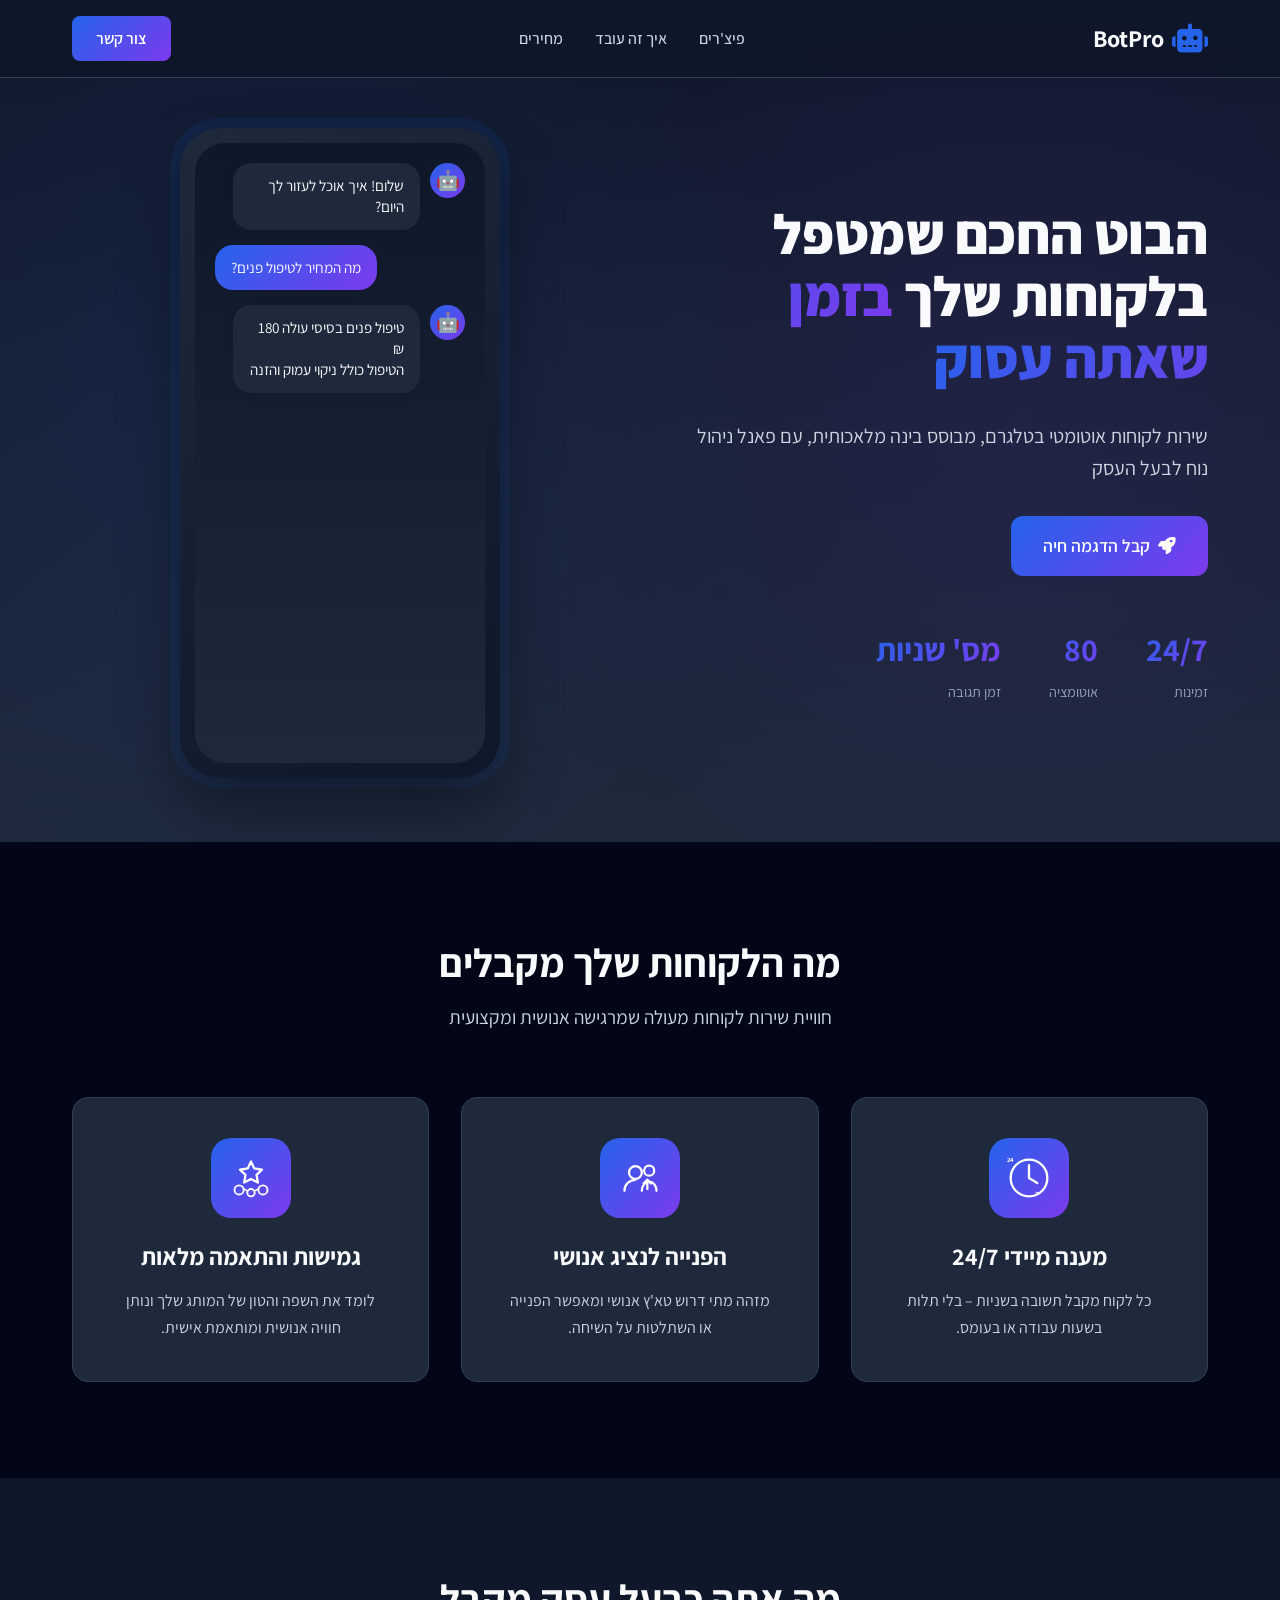
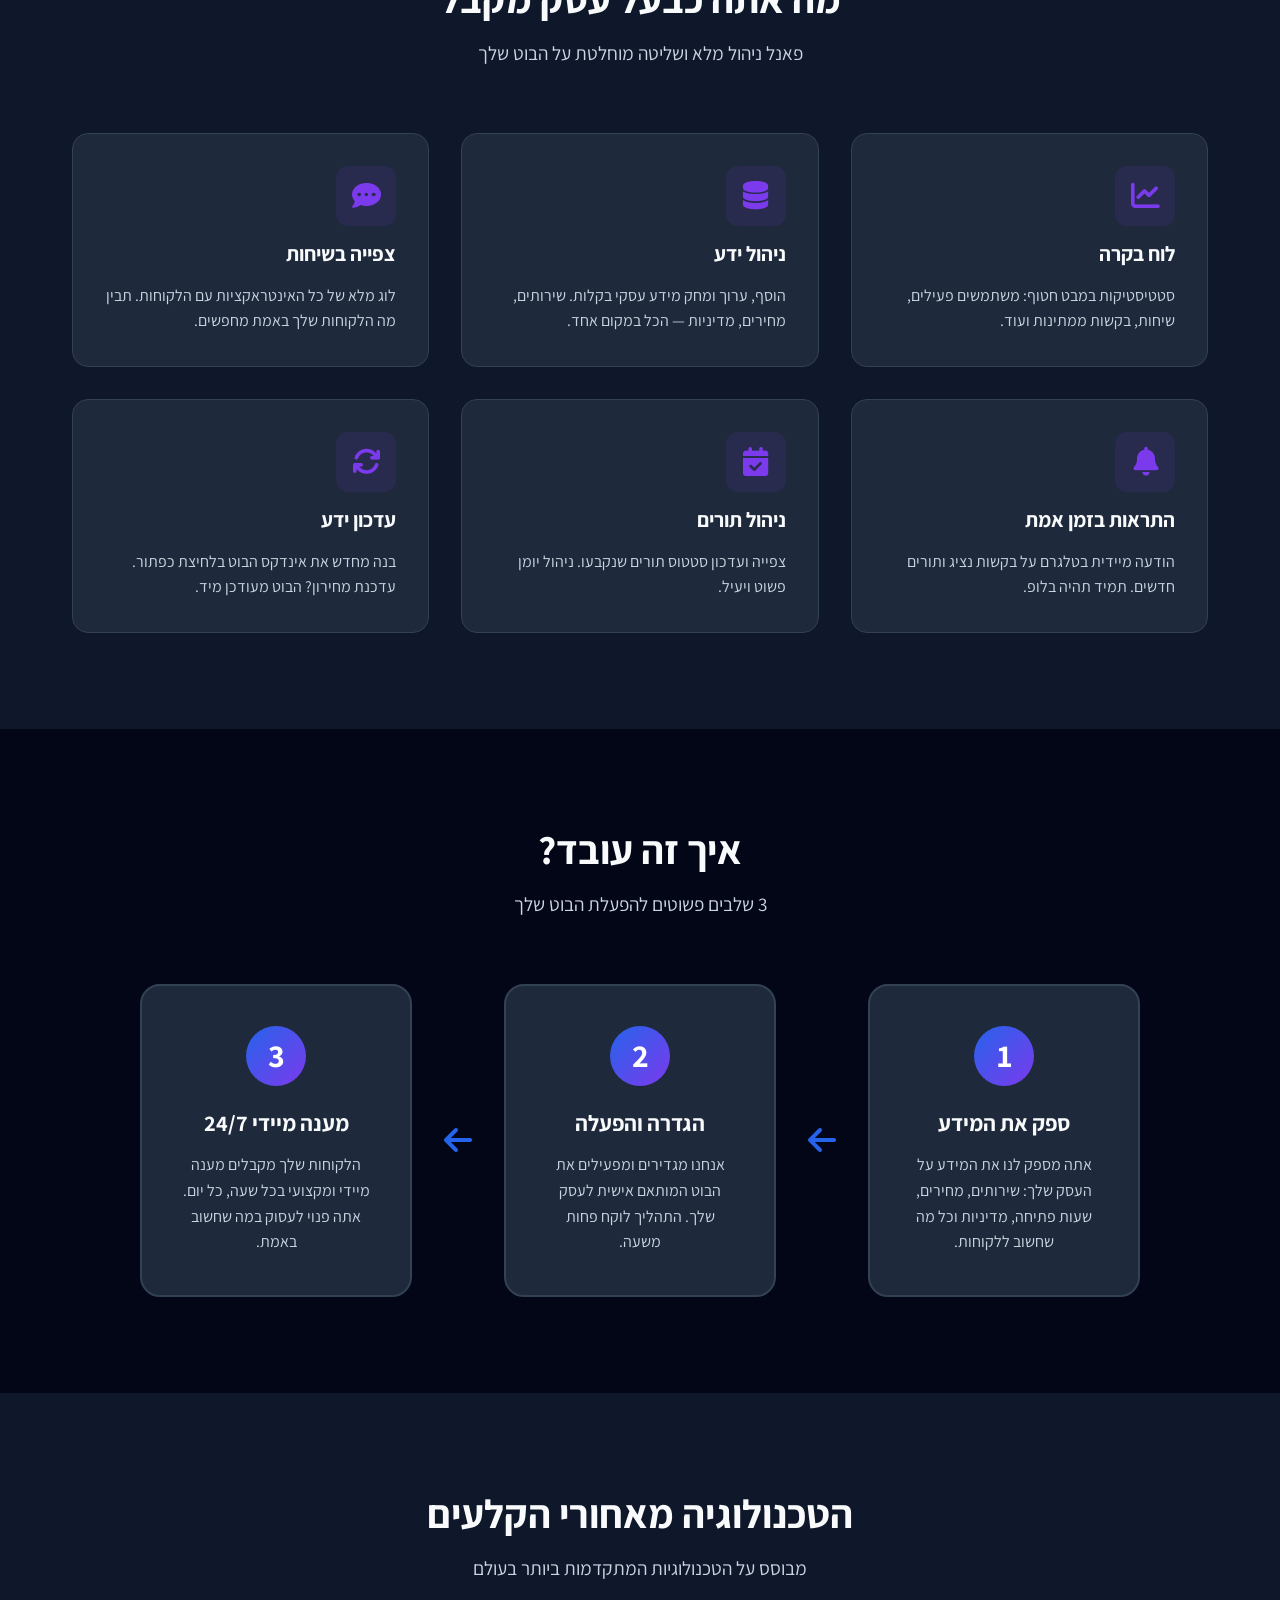
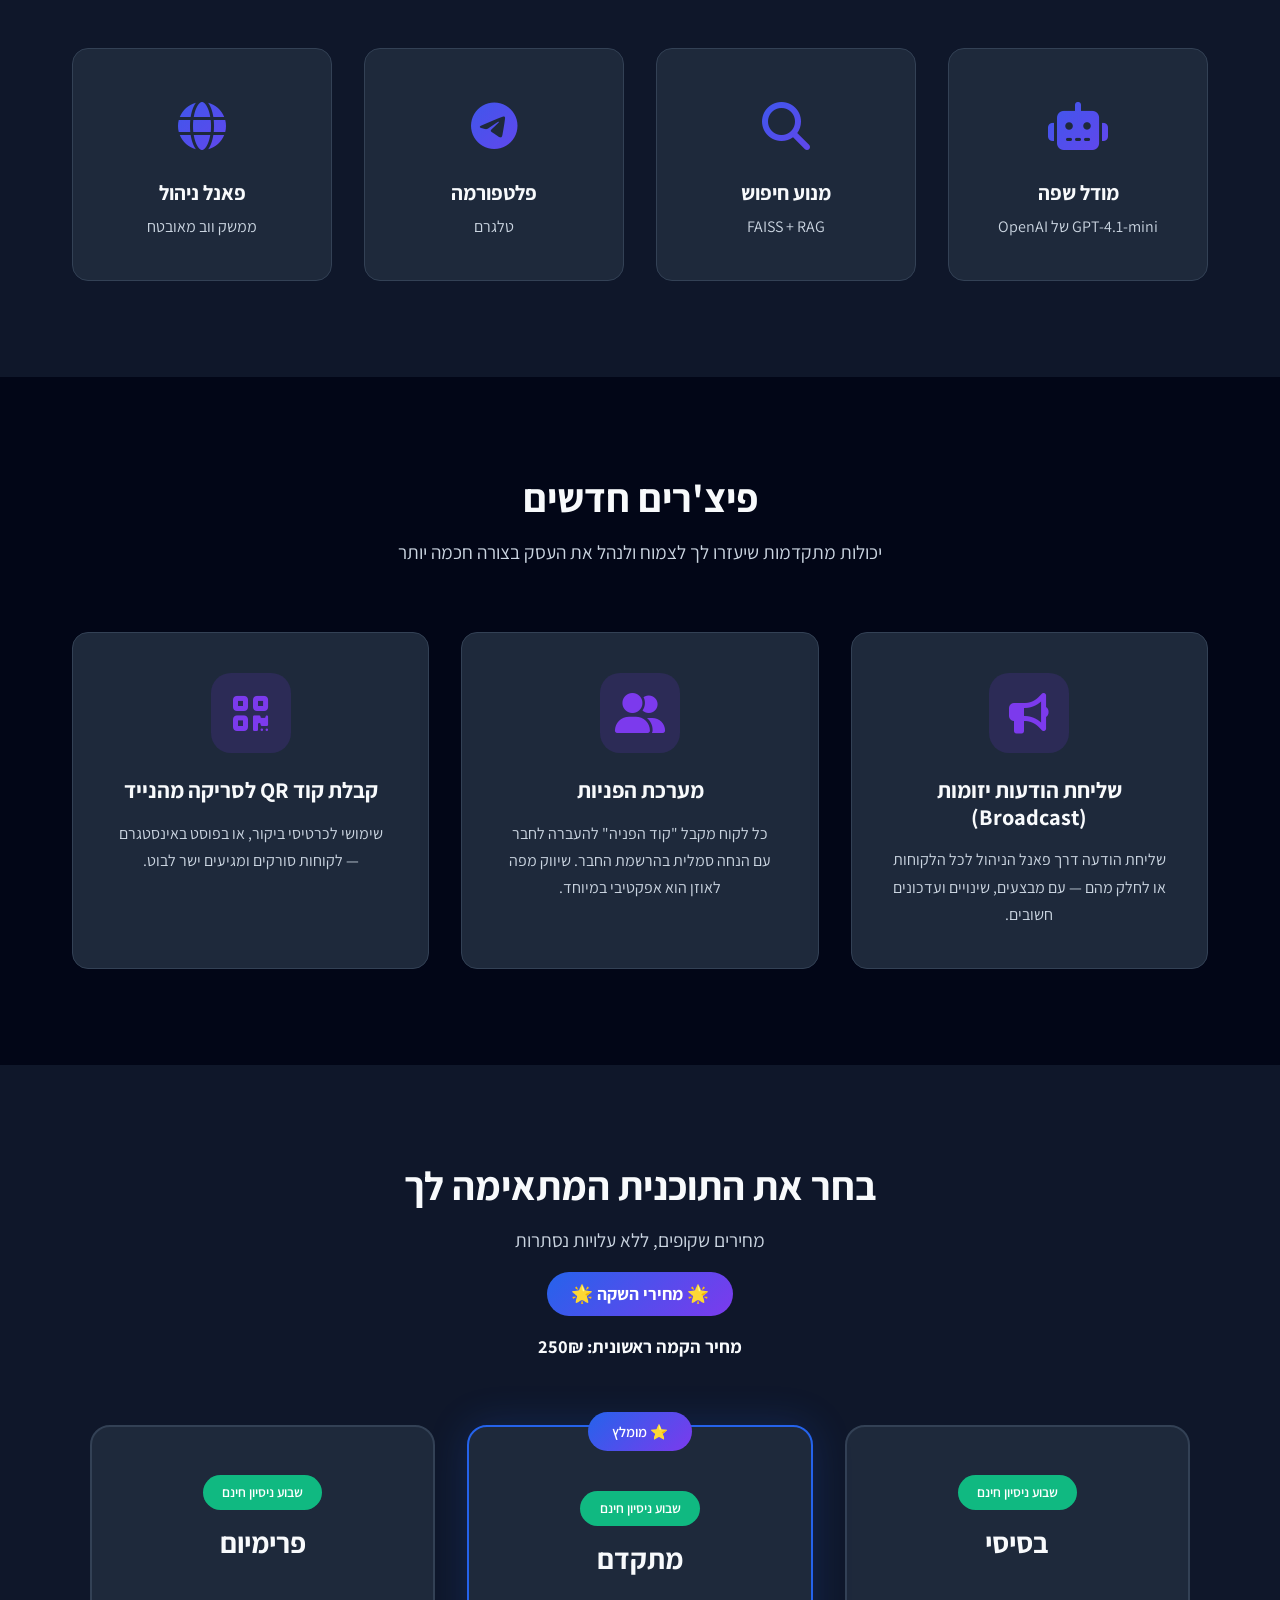
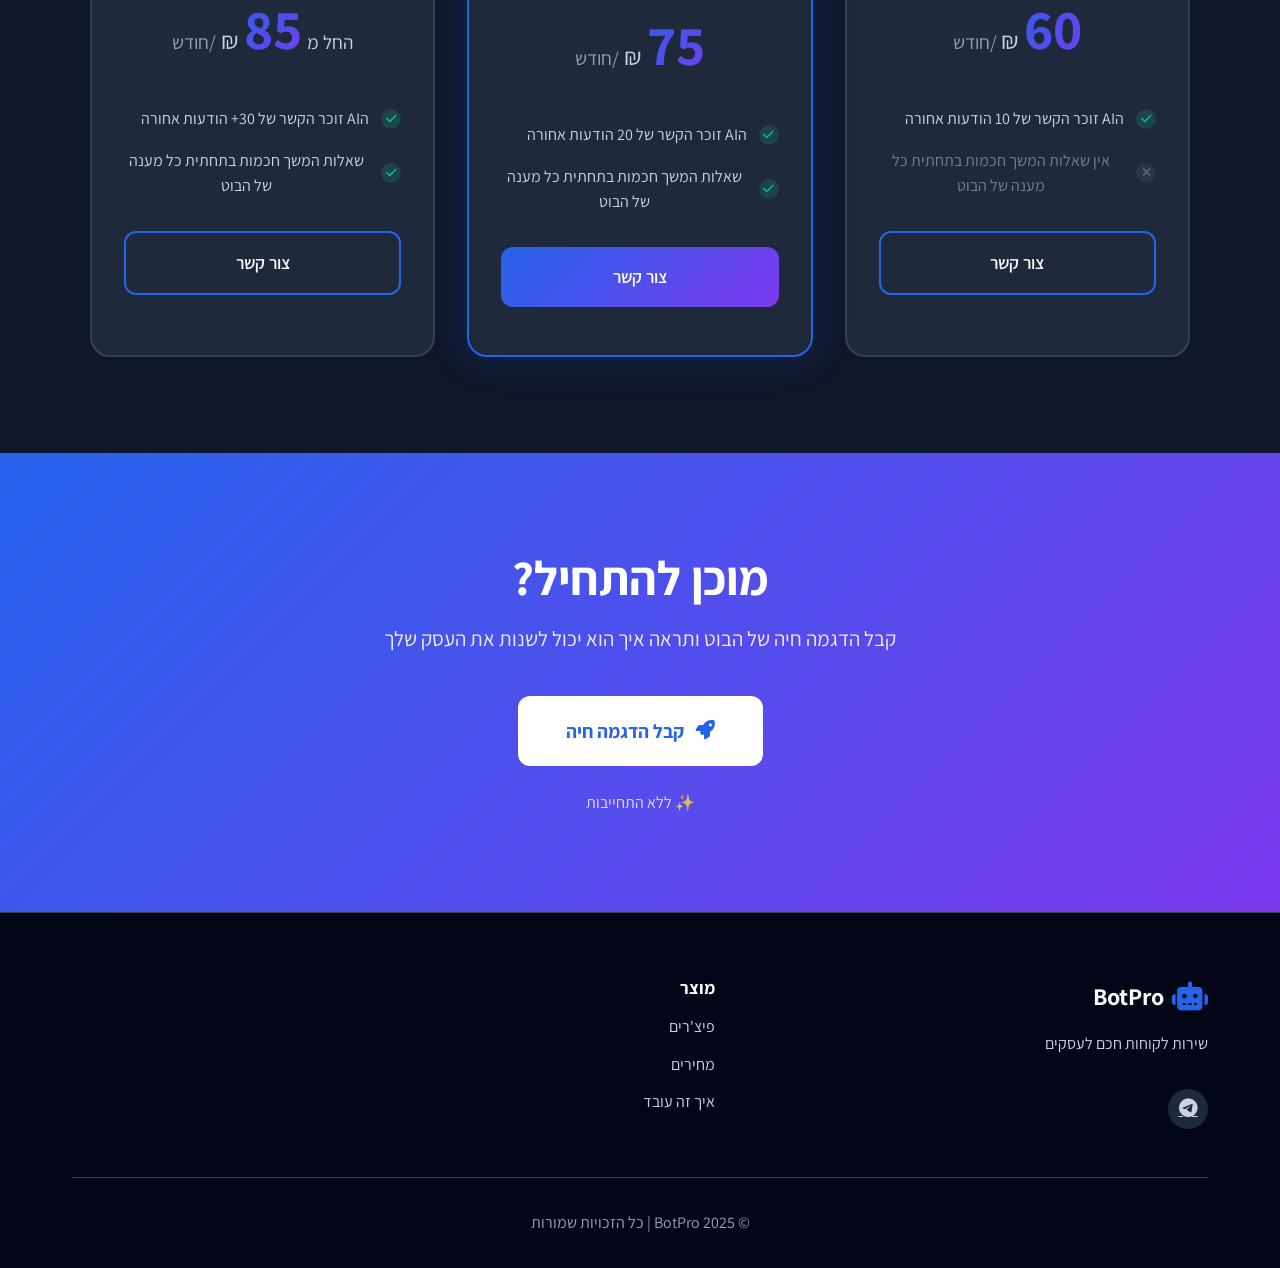
<file: index.html>
<!DOCTYPE html>
<html lang="he" dir="rtl">
<head>
    <meta charset="UTF-8">
    <meta name="viewport" content="width=device-width, initial-scale=1.0">
    <title>BotPro - הבוט החכם שמטפל בלקוחות שלך</title>
    <link rel="preconnect" href="https://fonts.googleapis.com">
    <link rel="preconnect" href="https://fonts.gstatic.com" crossorigin>
    <link href="https://fonts.googleapis.com/css2?family=Assistant:wght@300;400;500;600;700;800&display=swap" rel="stylesheet">
    <link rel="stylesheet" href="https://cdn.jsdelivr.net/npm/@fortawesome/fontawesome-free@6.4.0/css/all.min.css">
    <link rel="stylesheet" href="css/style.css">
</head>
<body>
    <!-- Header Section -->
    <header class="header">
        <nav class="nav container">
            <div class="logo">
                <i class="fas fa-robot"></i>
                <span>BotPro</span>
            </div>
            <ul class="nav-menu">
                <li><a href="#features">פיצ'רים</a></li>
                <li><a href="#how-it-works">איך זה עובד</a></li>
                <li><a href="#pricing">מחירים</a></li>
            </ul>
            <a href="https://wa.me/972543978620" target="_blank" class="cta-btn-small" style="text-decoration:none;">צור קשר</a>
            <button class="mobile-menu-toggle" aria-label="תפריט">
                <i class="fas fa-bars"></i>
            </button>
        </nav>
    </header>

    <!-- Hero Section -->
    <section class="hero">
        <div class="container">
            <div class="hero-content">
                <h1 class="hero-title fade-in">
                    הבוט החכם שמטפל בלקוחות שלך
                    <span class="gradient-text">בזמן שאתה עסוק</span>
                </h1>
                <p class="hero-subtitle fade-in">
                    שירות לקוחות אוטומטי בטלגרם, מבוסס בינה מלאכותית,
                    עם פאנל ניהול נוח לבעל העסק
                </p>
                <div class="hero-cta fade-in">
                    <a href="https://t.me/ai_business2U_bot" target="_blank" class="cta-btn-primary" style="text-decoration:none;">
                        <i class="fas fa-rocket"></i>
                        קבל הדגמה חיה
                    </a>
                </div>
                <div class="hero-stats fade-in">
                    <div class="stat-item">
                        <span class="stat-number">24/7</span>
                        <span class="stat-label">זמינות</span>
                    </div>
                    <div class="stat-item">
                        <span class="stat-number">80%+</span>
                        <span class="stat-label">אוטומציה</span>
                    </div>
                    <div class="stat-item">
                        <span class="stat-number">מס' שניות</span>
                        <span class="stat-label">זמן תגובה</span>
                    </div>
                </div>
            </div>
            <div class="hero-image fade-in">
                <div class="phone-mockup">
                    <div class="phone-screen">
                        <div class="chat-preview">
                            <div class="message incoming">
                                <div class="avatar">🤖</div>
                                <div class="bubble">
                                    <p>שלום! איך אוכל לעזור לך היום?</p>
                                </div>
                            </div>
                            <div class="message outgoing">
                                <div class="bubble">
                                    <p>מה המחיר לטיפול פנים?</p>
                                </div>
                            </div>
                            <div class="message incoming">
                                <div class="avatar">🤖</div>
                                <div class="bubble">
                                    <p>טיפול פנים בסיסי עולה 180 ₪<br>
                                    הטיפול כולל ניקוי עמוק והזנה</p>
                                </div>
                            </div>
                        </div>
                    </div>
                </div>
            </div>
        </div>
    </section>

    <!-- Customer Benefits Section -->
    <section id="features" class="section customers-section">
        <div class="container">
            <div class="section-header">
                <h2 class="section-title">מה הלקוחות שלך מקבלים</h2>
                <p class="section-subtitle">חוויית שירות לקוחות מעולה שמרגישה אנושית ומקצועית</p>
            </div>
            <div class="features-grid">
                <div class="feature-card slide-up">
                    <div class="feature-icon">
                        <svg viewBox="0 0 48 48" xmlns="http://www.w3.org/2000/svg">
                            <circle cx="24" cy="24" r="20" fill="none" stroke="white" stroke-width="2.5"/>
                            <path d="M24 10v14l9 5.5" fill="none" stroke="white" stroke-width="2.5" stroke-linecap="round" stroke-linejoin="round"/>
                            <text x="7" y="7" font-size="7" font-weight="bold" fill="white" font-family="Assistant, sans-serif">24</text>
                            <text x="34" y="44" font-size="7" font-weight="bold" fill="white" font-family="Assistant, sans-serif">7</text>
                        </svg>
                    </div>
                    <h3 class="feature-title">מענה מיידי 24/7</h3>
                    <p class="feature-desc">
                        כל לקוח מקבל תשובה בשניות – בלי תלות בשעות עבודה או בעומס.
                    </p>
                </div>
                <div class="feature-card slide-up">
                    <div class="feature-icon">
                        <svg viewBox="0 0 48 48" xmlns="http://www.w3.org/2000/svg">
                            <circle cx="19" cy="18" r="7" fill="none" stroke="white" stroke-width="2.5"/>
                            <path d="M7 38c0-6.627 5.373-12 12-12h0" fill="none" stroke="white" stroke-width="2.5" stroke-linecap="round"/>
                            <circle cx="34" cy="16" r="5.5" fill="none" stroke="white" stroke-width="2.5"/>
                            <path d="M26 38c0-5.523 3.582-10 8-10s8 4.477 8 10" fill="none" stroke="white" stroke-width="2.5" stroke-linecap="round"/>
                            <path d="M28 30l4-4m0 0l4 4m-4-4v10" fill="none" stroke="white" stroke-width="2.5" stroke-linecap="round" stroke-linejoin="round"/>
                        </svg>
                    </div>
                    <h3 class="feature-title">הפנייה לנציג אנושי</h3>
                    <p class="feature-desc">
                        מזהה מתי דרוש טא'ץ אנושי ומאפשר הפנייה או השתלטות על השיחה.
                    </p>
                </div>
                <div class="feature-card slide-up">
                    <div class="feature-icon">
                        <svg viewBox="0 0 48 48" xmlns="http://www.w3.org/2000/svg">
                            <path d="M24 6l3.5 7.5L36 15l-6 5.5L31.5 29 24 25l-7.5 4L18 20.5 12 15l8.5-1.5z" fill="none" stroke="white" stroke-width="2.5" stroke-linejoin="round"/>
                            <circle cx="11" cy="37" r="5" fill="none" stroke="white" stroke-width="2"/>
                            <circle cx="37" cy="37" r="5" fill="none" stroke="white" stroke-width="2"/>
                            <circle cx="24" cy="40" r="4" fill="none" stroke="white" stroke-width="2"/>
                            <path d="M15.5 35.5L20 38m8 0l4.5-2.5" fill="none" stroke="white" stroke-width="1.5" stroke-linecap="round"/>
                        </svg>
                    </div>
                    <h3 class="feature-title">גמישות והתאמה מלאות</h3>
                    <p class="feature-desc">
                        לומד את השפה והטון של המותג שלך ונותן חוויה אנושית ומותאמת אישית.
                    </p>
                </div>
            </div>
        </div>
    </section>

    <!-- Business Benefits Section -->
    <section class="section business-section">
        <div class="container">
            <div class="section-header">
                <h2 class="section-title">מה אתה כבעל עסק מקבל</h2>
                <p class="section-subtitle">פאנל ניהול מלא ושליטה מוחלטת על הבוט שלך</p>
            </div>
            <div class="business-grid">
                <div class="business-card slide-up">
                    <div class="business-icon">
                        <i class="fas fa-chart-line"></i>
                    </div>
                    <h3 class="business-title">לוח בקרה</h3>
                    <p class="business-desc">
                        סטטיסטיקות במבט חטוף: משתמשים פעילים, שיחות,
                        בקשות ממתינות ועוד.
                    </p>
                </div>
                <div class="business-card slide-up">
                    <div class="business-icon">
                        <i class="fas fa-database"></i>
                    </div>
                    <h3 class="business-title">ניהול ידע</h3>
                    <p class="business-desc">
                        הוסף, ערוך ומחק מידע עסקי בקלות.
                        שירותים, מחירים, מדיניות — הכל במקום אחד.
                    </p>
                </div>
                <div class="business-card slide-up">
                    <div class="business-icon">
                        <i class="fas fa-comment-dots"></i>
                    </div>
                    <h3 class="business-title">צפייה בשיחות</h3>
                    <p class="business-desc">
                        לוג מלא של כל האינטראקציות עם הלקוחות.
                        תבין מה הלקוחות שלך באמת מחפשים.
                    </p>
                </div>
                <div class="business-card slide-up">
                    <div class="business-icon">
                        <i class="fas fa-bell"></i>
                    </div>
                    <h3 class="business-title">התראות בזמן אמת</h3>
                    <p class="business-desc">
                        הודעה מיידית בטלגרם על בקשות נציג ותורים חדשים.
                        תמיד תהיה בלופ.
                    </p>
                </div>
                <div class="business-card slide-up">
                    <div class="business-icon">
                        <i class="fas fa-calendar-check"></i>
                    </div>
                    <h3 class="business-title">ניהול תורים</h3>
                    <p class="business-desc">
                        צפייה ועדכון סטטוס תורים שנקבעו.
                        ניהול יומן פשוט ויעיל.
                    </p>
                </div>
                <div class="business-card slide-up">
                    <div class="business-icon">
                        <i class="fas fa-sync"></i>
                    </div>
                    <h3 class="business-title">עדכון ידע</h3>
                    <p class="business-desc">
                        בנה מחדש את אינדקס הבוט בלחיצת כפתור.
                        עדכנת מחירון? הבוט מעודכן מיד.
                    </p>
                </div>
            </div>
        </div>
    </section>

    <!-- How It Works Section -->
    <section id="how-it-works" class="section how-it-works-section">
        <div class="container">
            <div class="section-header">
                <h2 class="section-title">איך זה עובד?</h2>
                <p class="section-subtitle">3 שלבים פשוטים להפעלת הבוט שלך</p>
            </div>
            <div class="steps-container">
                <div class="step-card slide-up">
                    <div class="step-number">1</div>
                    <div class="step-content">
                        <h3 class="step-title">ספק את המידע</h3>
                        <p class="step-desc">
                            אתה מספק לנו את המידע על העסק שלך: שירותים, מחירים,
                            שעות פתיחה, מדיניות וכל מה שחשוב ללקוחות.
                        </p>
                    </div>
                </div>
                <div class="step-arrow">
                    <i class="fas fa-arrow-left"></i>
                </div>
                <div class="step-card slide-up">
                    <div class="step-number">2</div>
                    <div class="step-content">
                        <h3 class="step-title">הגדרה והפעלה</h3>
                        <p class="step-desc">
                            אנחנו מגדירים ומפעילים את הבוט המותאם אישית לעסק שלך.
                            התהליך לוקח פחות משעה.
                        </p>
                    </div>
                </div>
                <div class="step-arrow">
                    <i class="fas fa-arrow-left"></i>
                </div>
                <div class="step-card slide-up">
                    <div class="step-number">3</div>
                    <div class="step-content">
                        <h3 class="step-title">מענה מיידי 24/7</h3>
                        <p class="step-desc">
                            הלקוחות שלך מקבלים מענה מיידי ומקצועי בכל שעה,
                            כל יום. אתה פנוי לעסוק במה שחשוב באמת.
                        </p>
                    </div>
                </div>
            </div>
        </div>
    </section>

    <!-- Technology Section -->
    <section class="section tech-section">
        <div class="container">
            <div class="section-header">
                <h2 class="section-title">הטכנולוגיה מאחורי הקלעים</h2>
                <p class="section-subtitle">מבוסס על הטכנולוגיות המתקדמות ביותר בעולם</p>
            </div>
            <div class="tech-grid">
                <div class="tech-item slide-up">
                    <div class="tech-icon">
                        <i class="fas fa-robot"></i>
                    </div>
                    <h4>מודל שפה</h4>
                    <p>GPT-4.1-mini של OpenAI</p>
                </div>
                <div class="tech-item slide-up">
                    <div class="tech-icon">
                        <i class="fas fa-search"></i>
                    </div>
                    <h4>מנוע חיפוש</h4>
                    <p>FAISS + RAG</p>
                </div>
                <div class="tech-item slide-up">
                    <div class="tech-icon">
                        <i class="fab fa-telegram"></i>
                    </div>
                    <h4>פלטפורמה</h4>
                    <p>טלגרם</p>
                </div>
                <div class="tech-item slide-up">
                    <div class="tech-icon">
                        <i class="fas fa-globe"></i>
                    </div>
                    <h4>פאנל ניהול</h4>
                    <p>ממשק ווב מאובטח</p>
                </div>
            </div>
        </div>
    </section>

    <!-- New Features Section -->
    <section id="new-features" class="section new-features-section">
        <div class="container">
            <div class="section-header">
                <h2 class="section-title">פיצ'רים חדשים</h2>
                <p class="section-subtitle">יכולות מתקדמות שיעזרו לך לצמוח ולנהל את העסק בצורה חכמה יותר</p>
            </div>
            <div class="new-features-grid">
                <div class="new-feature-card slide-up">
                    <div class="new-feature-icon">
                        <i class="fas fa-bullhorn"></i>
                    </div>
                    <h3 class="new-feature-title">שליחת הודעות יזומות (Broadcast)</h3>
                    <p class="new-feature-desc">
                        שליחת הודעה דרך פאנל הניהול לכל הלקוחות או לחלק מהם — עם מבצעים, שינויים ועדכונים חשובים.
                    </p>
                </div>
                <div class="new-feature-card slide-up">
                    <div class="new-feature-icon">
                        <i class="fas fa-user-friends"></i>
                    </div>
                    <h3 class="new-feature-title">מערכת הפניות</h3>
                    <p class="new-feature-desc">
                        כל לקוח מקבל "קוד הפניה" להעברה לחבר עם הנחה סמלית בהרשמת החבר.
                        שיווק מפה לאוזן הוא אפקטיבי במיוחד.
                    </p>
                </div>
                <div class="new-feature-card slide-up">
                    <div class="new-feature-icon">
                        <i class="fas fa-qrcode"></i>
                    </div>
                    <h3 class="new-feature-title">קבלת קוד QR לסריקה מהנייד</h3>
                    <p class="new-feature-desc">
                        שימושי לכרטיסי ביקור, או בפוסט באינסטגרם — לקוחות סורקים ומגיעים ישר לבוט.
                    </p>
                </div>
            </div>
        </div>
    </section>

    <!-- Testimonials Section (Hidden) -->
    <section id="testimonials" class="section testimonials-section" style="display:none;">
        <div class="container">
            <div class="section-header">
                <h2 class="section-title">מה הלקוחות שלנו אומרים</h2>
                <p class="section-subtitle">סיפורי הצלחה מעסקים שכבר השתמשו בשירות</p>
            </div>
            <div class="testimonials-grid">
                <div class="testimonial-card slide-up">
                    <div class="testimonial-stars">
                        <i class="fas fa-star"></i>
                        <i class="fas fa-star"></i>
                        <i class="fas fa-star"></i>
                        <i class="fas fa-star"></i>
                        <i class="fas fa-star"></i>
                    </div>
                    <p class="testimonial-text">
                        "הבוט ענה על 80% מהשאלות אוטומטית. חסך לי שעות של עבודה ביום.
                        אני יכול סוף סוף להתמקד בעבודה עצמה במקום לענות על שאלות חוזרות."
                    </p>
                    <div class="testimonial-author">
                        <div class="author-avatar">👨💼</div>
                        <div class="author-info">
                            <h4 class="author-name">דני כהן</h4>
                            <p class="author-role">בעל סלון יופי "סטייל פלוס"</p>
                        </div>
                    </div>
                </div>
                <div class="testimonial-card slide-up">
                    <div class="testimonial-stars">
                        <i class="fas fa-star"></i>
                        <i class="fas fa-star"></i>
                        <i class="fas fa-star"></i>
                        <i class="fas fa-star"></i>
                        <i class="fas fa-star"></i>
                    </div>
                    <p class="testimonial-text">
                        "הלקוחות שלי מופתעים לטובה שמקבלים מענה מיידי גם בשעה 11 בלילה.
                        זה משדרג את החוויה שלהם ומחזק את האמון בעסק."
                    </p>
                    <div class="testimonial-author">
                        <div class="author-avatar">👩⚕️</div>
                        <div class="author-info">
                            <h4 class="author-name">שרה לוי</h4>
                            <p class="author-role">מנהלת מכון טיפולים "אלגנטי"</p>
                        </div>
                    </div>
                </div>
                <div class="testimonial-card slide-up">
                    <div class="testimonial-stars">
                        <i class="fas fa-star"></i>
                        <i class="fas fa-star"></i>
                        <i class="fas fa-star"></i>
                        <i class="fas fa-star"></i>
                        <i class="fas fa-star"></i>
                    </div>
                    <p class="testimonial-text">
                        "פאנל הניהול פשוט להפליא. עדכנתי את המחירון תוך דקה והבוט
                        כבר מספק את המידע החדש. ממש לא צריך להיות טכנולוג כדי להשתמש."
                    </p>
                    <div class="testimonial-author">
                        <div class="author-avatar">👨🔧</div>
                        <div class="author-info">
                            <h4 class="author-name">יוסי מזרחי</h4>
                            <p class="author-role">בעל מוסך "מזרחי אוטו"</p>
                        </div>
                    </div>
                </div>
            </div>
        </div>
    </section>

    <!-- Pricing Section -->
    <section id="pricing" class="section pricing-section">
        <div class="container">
            <div class="section-header">
                <h2 class="section-title">בחר את התוכנית המתאימה לך</h2>
                <p class="section-subtitle">מחירים שקופים, ללא עלויות נסתרות</p>
                <p class="launch-prices-badge">🌟 מחירי השקה 🌟</p>
                <p class="setup-price">מחיר הקמה ראשונית: 250₪</p>
            </div>
            <div class="pricing-grid">
                <div class="pricing-card slide-up">
                    <div class="trial-badge">שבוע ניסיון חינם</div>
                    <h3 class="pricing-title">בסיסי</h3>
                    <div class="pricing-price">
                        <span class="amount">60</span>
                        <span class="currency">₪</span>
                        <span class="period">/חודש</span>
                    </div>
                    <ul class="pricing-features">
                        <li><i class="fas fa-check"></i> הAI זוכר הקשר של 10 הודעות אחורה</li>
                        <li class="disabled"><i class="fas fa-times"></i> אין שאלות המשך חכמות בתחתית כל מענה של הבוט</li>
                    </ul>
                    <a href="https://wa.me/972543978620?text=%D7%94%D7%99%D7%99%2C%20%D7%90%D7%A0%D7%99%20%D7%9E%D7%AA%D7%A2%D7%A0%D7%99%D7%99%D7%9F%20%D7%91%D7%97%D7%91%D7%99%D7%9C%D7%94%20%D7%91%D7%A1%D7%99%D7%A1%D7%99%2C%20%D7%90%D7%A9%D7%9E%D7%97%20%D7%A9%D7%AA%D7%97%D7%96%D7%A8%D7%95%20%D7%90%D7%9C%D7%99%D7%99" target="_blank" class="pricing-btn" style="text-decoration:none;display:block;text-align:center;">צור קשר</a>
                </div>
                <div class="pricing-card featured slide-up">
                    <div class="popular-badge">⭐ מומלץ</div>
                    <div class="trial-badge">שבוע ניסיון חינם</div>
                    <h3 class="pricing-title">מתקדם</h3>
                    <div class="pricing-price">
                        <span class="amount">75</span>
                        <span class="currency">₪</span>
                        <span class="period">/חודש</span>
                    </div>
                    <ul class="pricing-features">
                        <li><i class="fas fa-check"></i> הAI זוכר הקשר של 20 הודעות אחורה</li>
                        <li><i class="fas fa-check"></i> שאלות המשך חכמות בתחתית כל מענה של הבוט</li>
                    </ul>
                    <a href="https://wa.me/972543978620?text=%D7%94%D7%99%D7%99%2C%20%D7%90%D7%A0%D7%99%20%D7%9E%D7%AA%D7%A2%D7%A0%D7%99%D7%99%D7%9F%20%D7%91%D7%97%D7%91%D7%99%D7%9C%D7%94%20%D7%9E%D7%AA%D7%A7%D7%93%D7%9D%2C%20%D7%90%D7%A9%D7%9E%D7%97%20%D7%A9%D7%AA%D7%97%D7%96%D7%A8%D7%95%20%D7%90%D7%9C%D7%99%D7%99" target="_blank" class="pricing-btn primary" style="text-decoration:none;display:block;text-align:center;">צור קשר</a>
                </div>
                <div class="pricing-card slide-up">
                    <div class="trial-badge">שבוע ניסיון חינם</div>
                    <h3 class="pricing-title">פרימיום</h3>
                    <div class="pricing-price">
                        <span class="price-prefix">החל מ</span>
                        <span class="amount">85</span>
                        <span class="currency">₪</span>
                        <span class="period">/חודש</span>
                    </div>
                    <ul class="pricing-features">
                        <li><i class="fas fa-check"></i> הAI זוכר הקשר של 30+ הודעות אחורה</li>
                        <li><i class="fas fa-check"></i> שאלות המשך חכמות בתחתית כל מענה של הבוט</li>
                    </ul>
                    <a href="https://wa.me/972543978620?text=%D7%94%D7%99%D7%99%2C%20%D7%90%D7%A0%D7%99%20%D7%9E%D7%AA%D7%A2%D7%A0%D7%99%D7%99%D7%9F%20%D7%91%D7%97%D7%91%D7%99%D7%9C%D7%94%20%D7%A4%D7%A8%D7%99%D7%9E%D7%99%D7%95%D7%9D%2C%20%D7%90%D7%A9%D7%9E%D7%97%20%D7%A9%D7%AA%D7%97%D7%96%D7%A8%D7%95%20%D7%90%D7%9C%D7%99%D7%99" target="_blank" class="pricing-btn" style="text-decoration:none;display:block;text-align:center;">צור קשר</a>
                </div>
            </div>
        </div>
    </section>

    <!-- CTA Section -->
    <section class="section cta-section">
        <div class="container">
            <div class="cta-content">
                <h2 class="cta-title">מוכן להתחיל?</h2>
                <p class="cta-text">
                    קבל הדגמה חיה של הבוט ותראה איך הוא יכול לשנות את העסק שלך
                </p>
                <a href="https://t.me/ai_business2U_bot" target="_blank" class="cta-btn-large" style="text-decoration:none;">
                    <i class="fas fa-rocket"></i>
                    קבל הדגמה חיה
                </a>
                <p class="cta-note">✨ ללא התחייבות</p>
            </div>
        </div>
    </section>

    <!-- Footer -->
    <footer class="footer">
        <div class="container">
            <div class="footer-content">
                <div class="footer-brand">
                    <div class="logo">
                        <i class="fas fa-robot"></i>
                        <span>BotPro</span>
                    </div>
                    <p class="footer-tagline">שירות לקוחות חכם לעסקים</p>
                    <div class="footer-social">
                        <a href="https://t.me/moominAmir" target="_blank" aria-label="טלגרם"><i class="fab fa-telegram"></i></a>
                    </div>
                </div>
                <div class="footer-links">
                    <div class="footer-column">
                        <h4>מוצר</h4>
                        <ul>
                            <li><a href="#features">פיצ'רים</a></li>
                            <li><a href="#pricing">מחירים</a></li>
                            <li><a href="#how-it-works">איך זה עובד</a></li>
                        </ul>
                    </div>
                </div>
            </div>
            <div class="footer-bottom">
                <p>&copy; 2025 BotPro | כל הזכויות שמורות</p>
            </div>
        </div>
    </footer>

    <script src="js/main.js"></script>
</body>
</html>
</file>
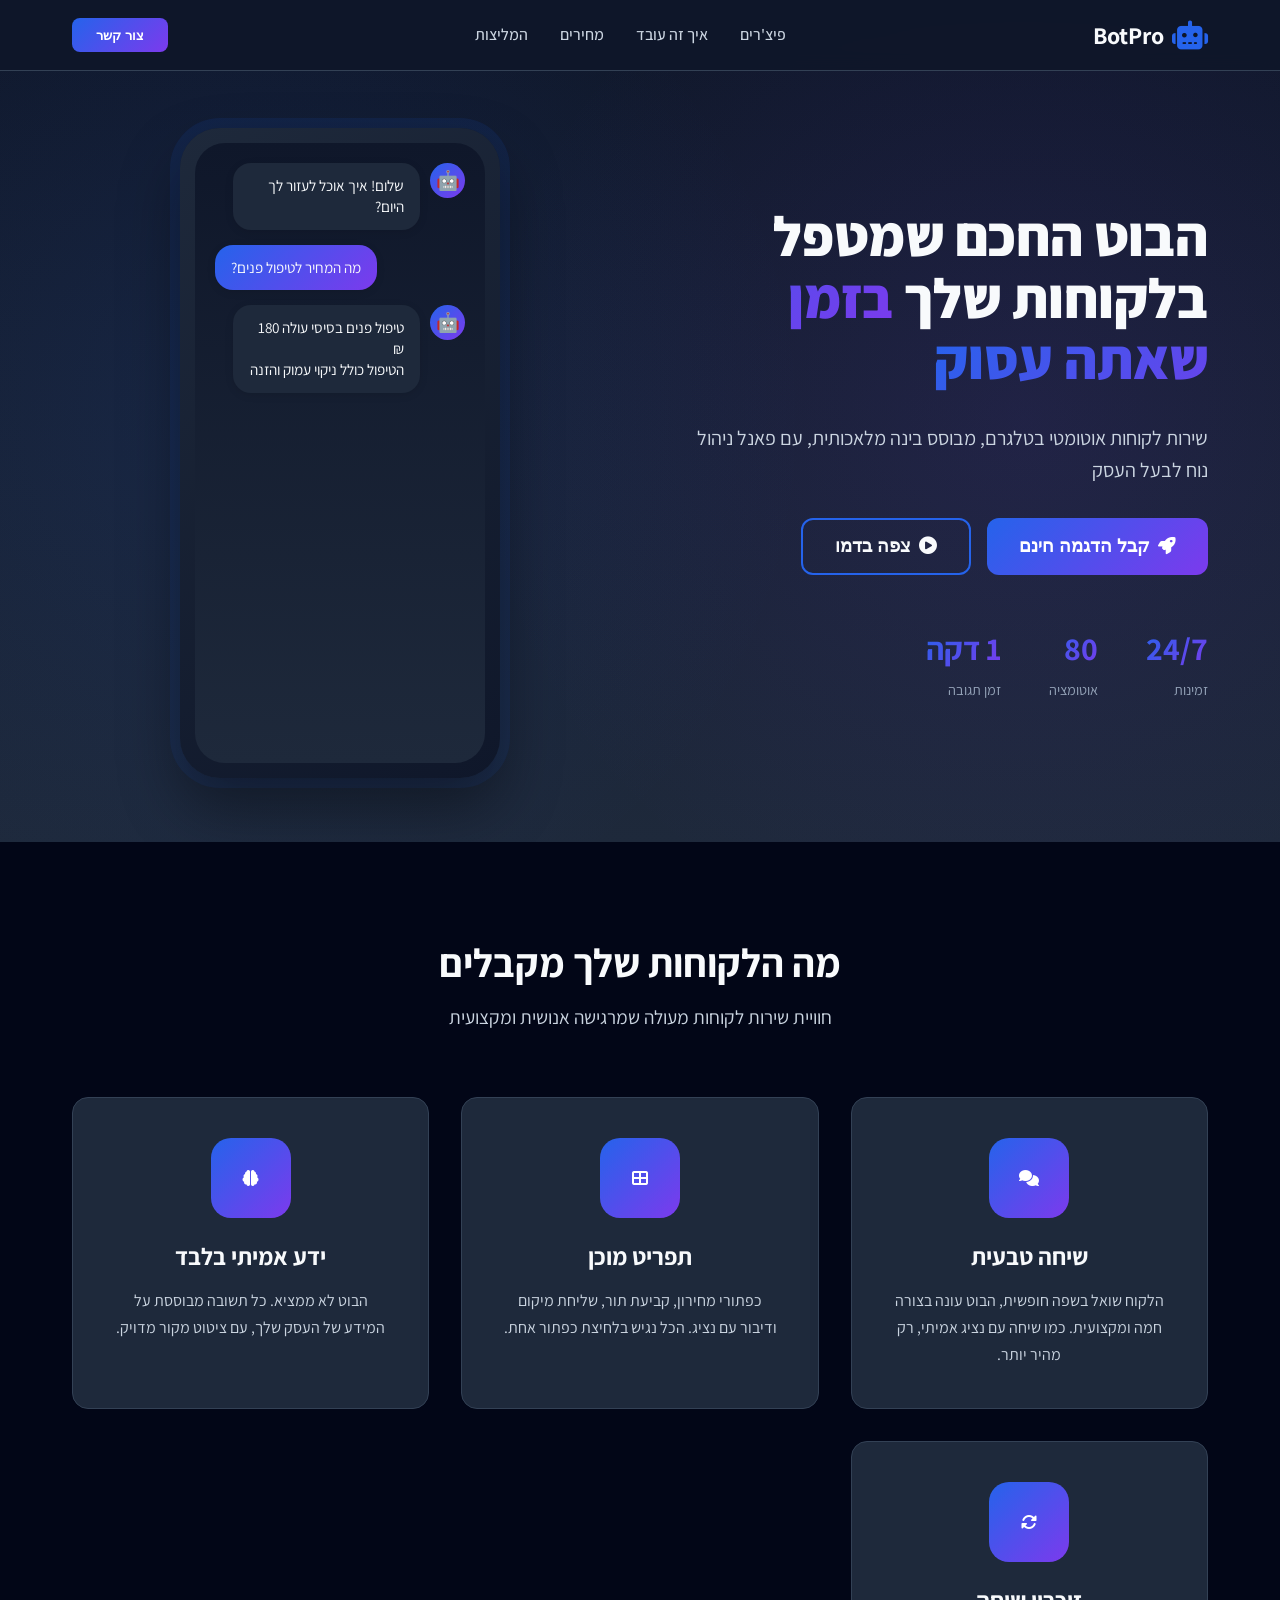
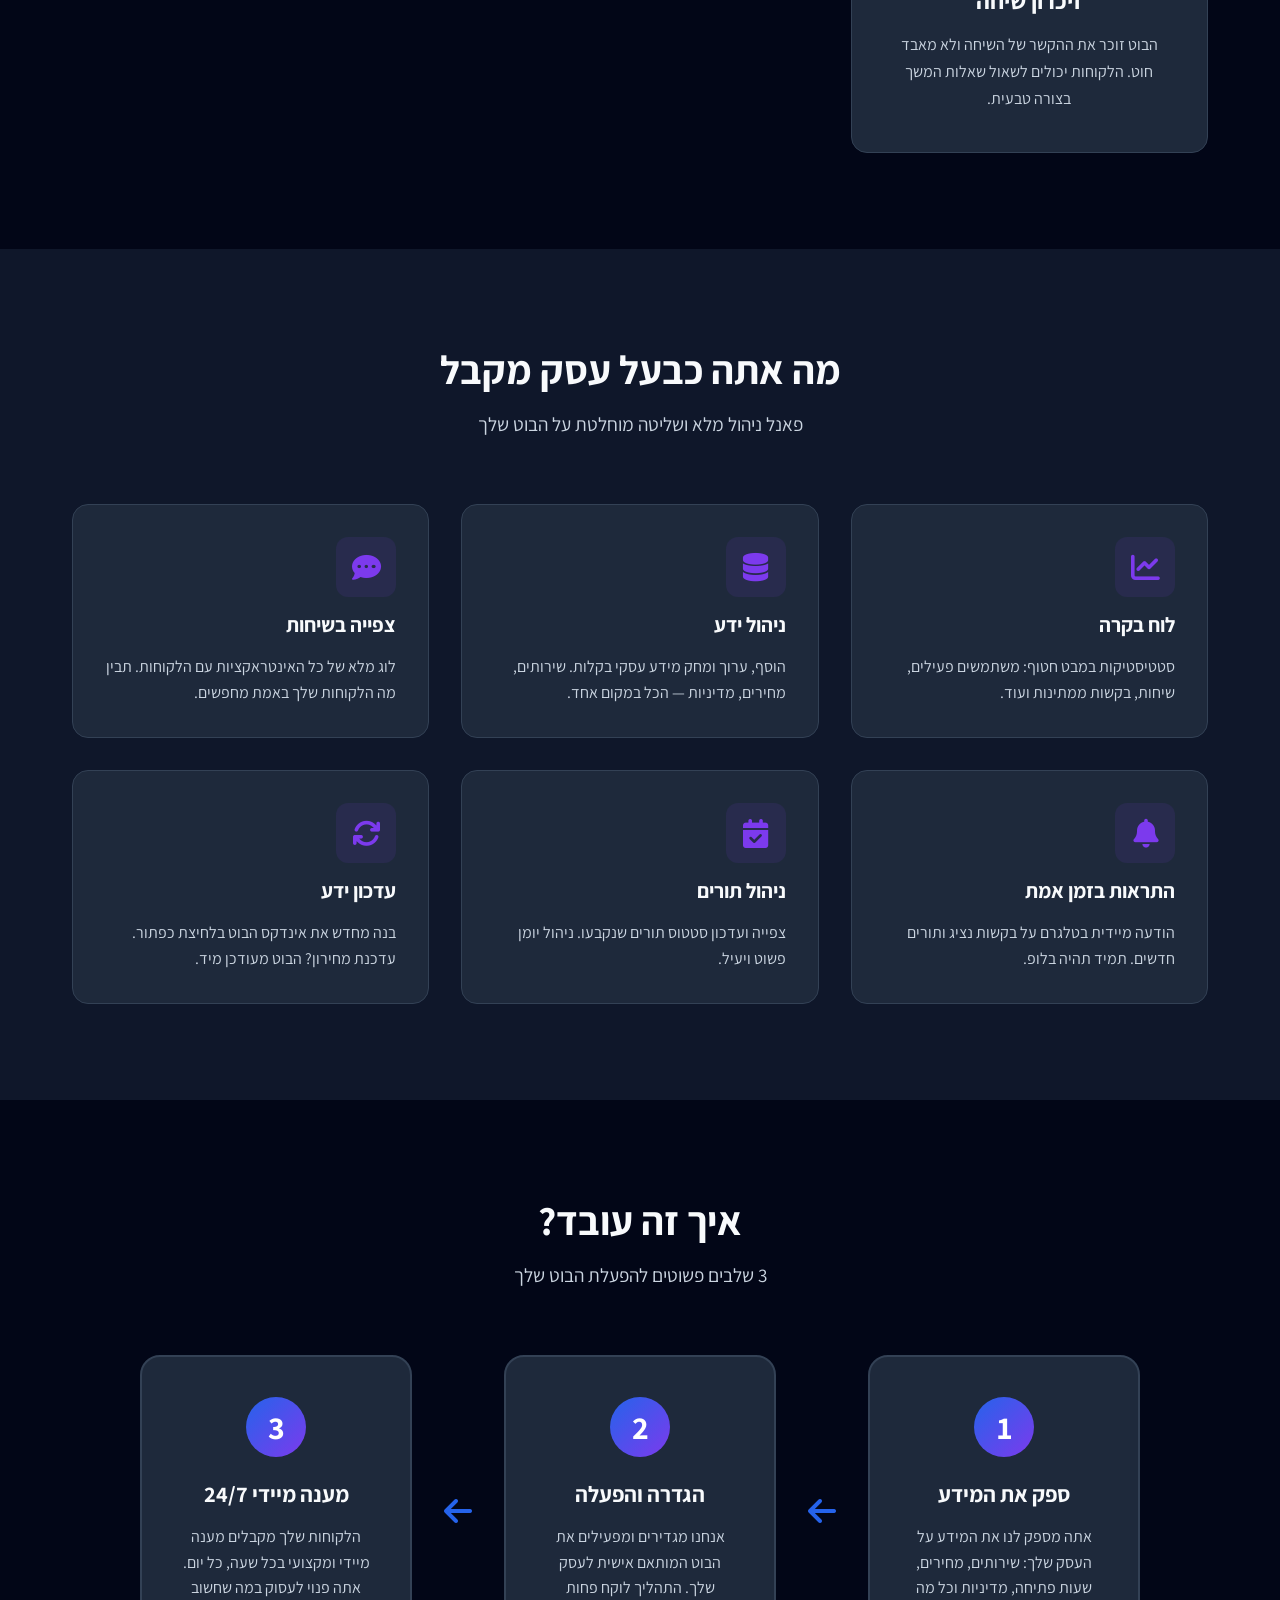
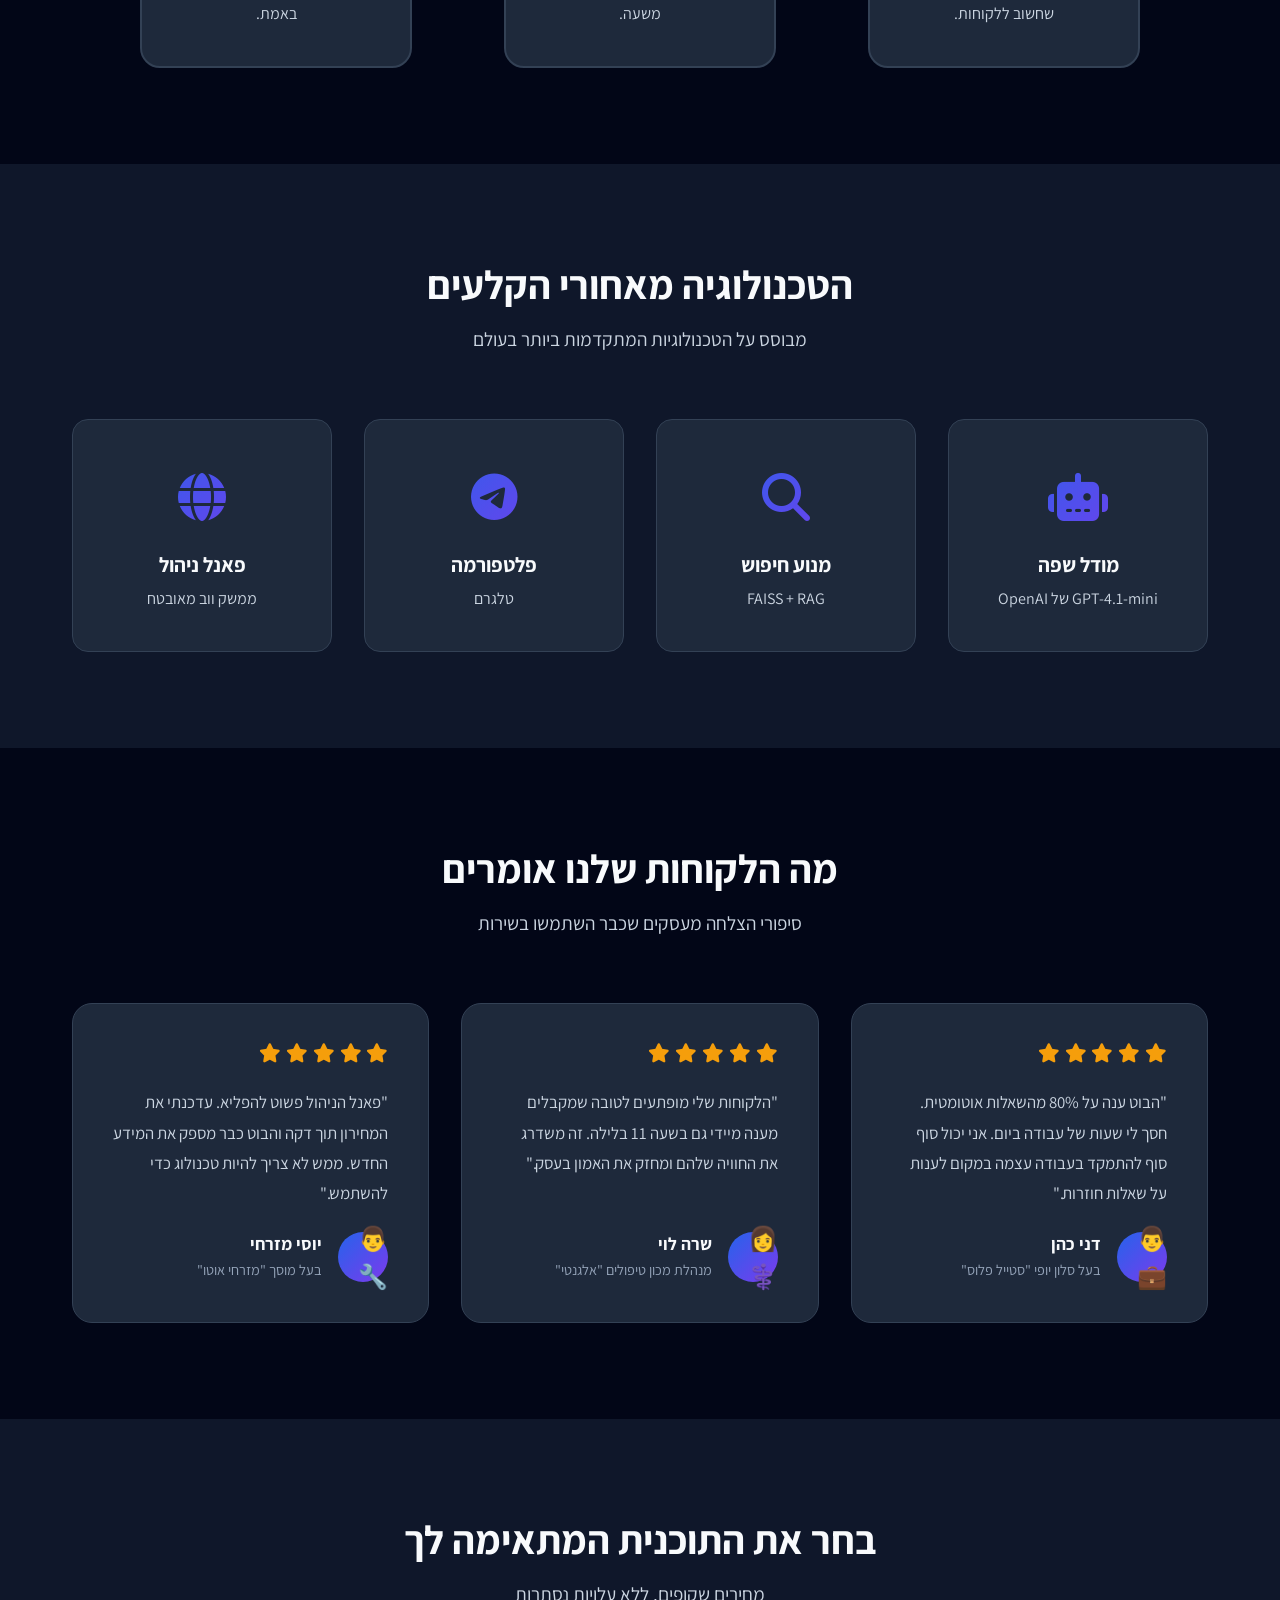
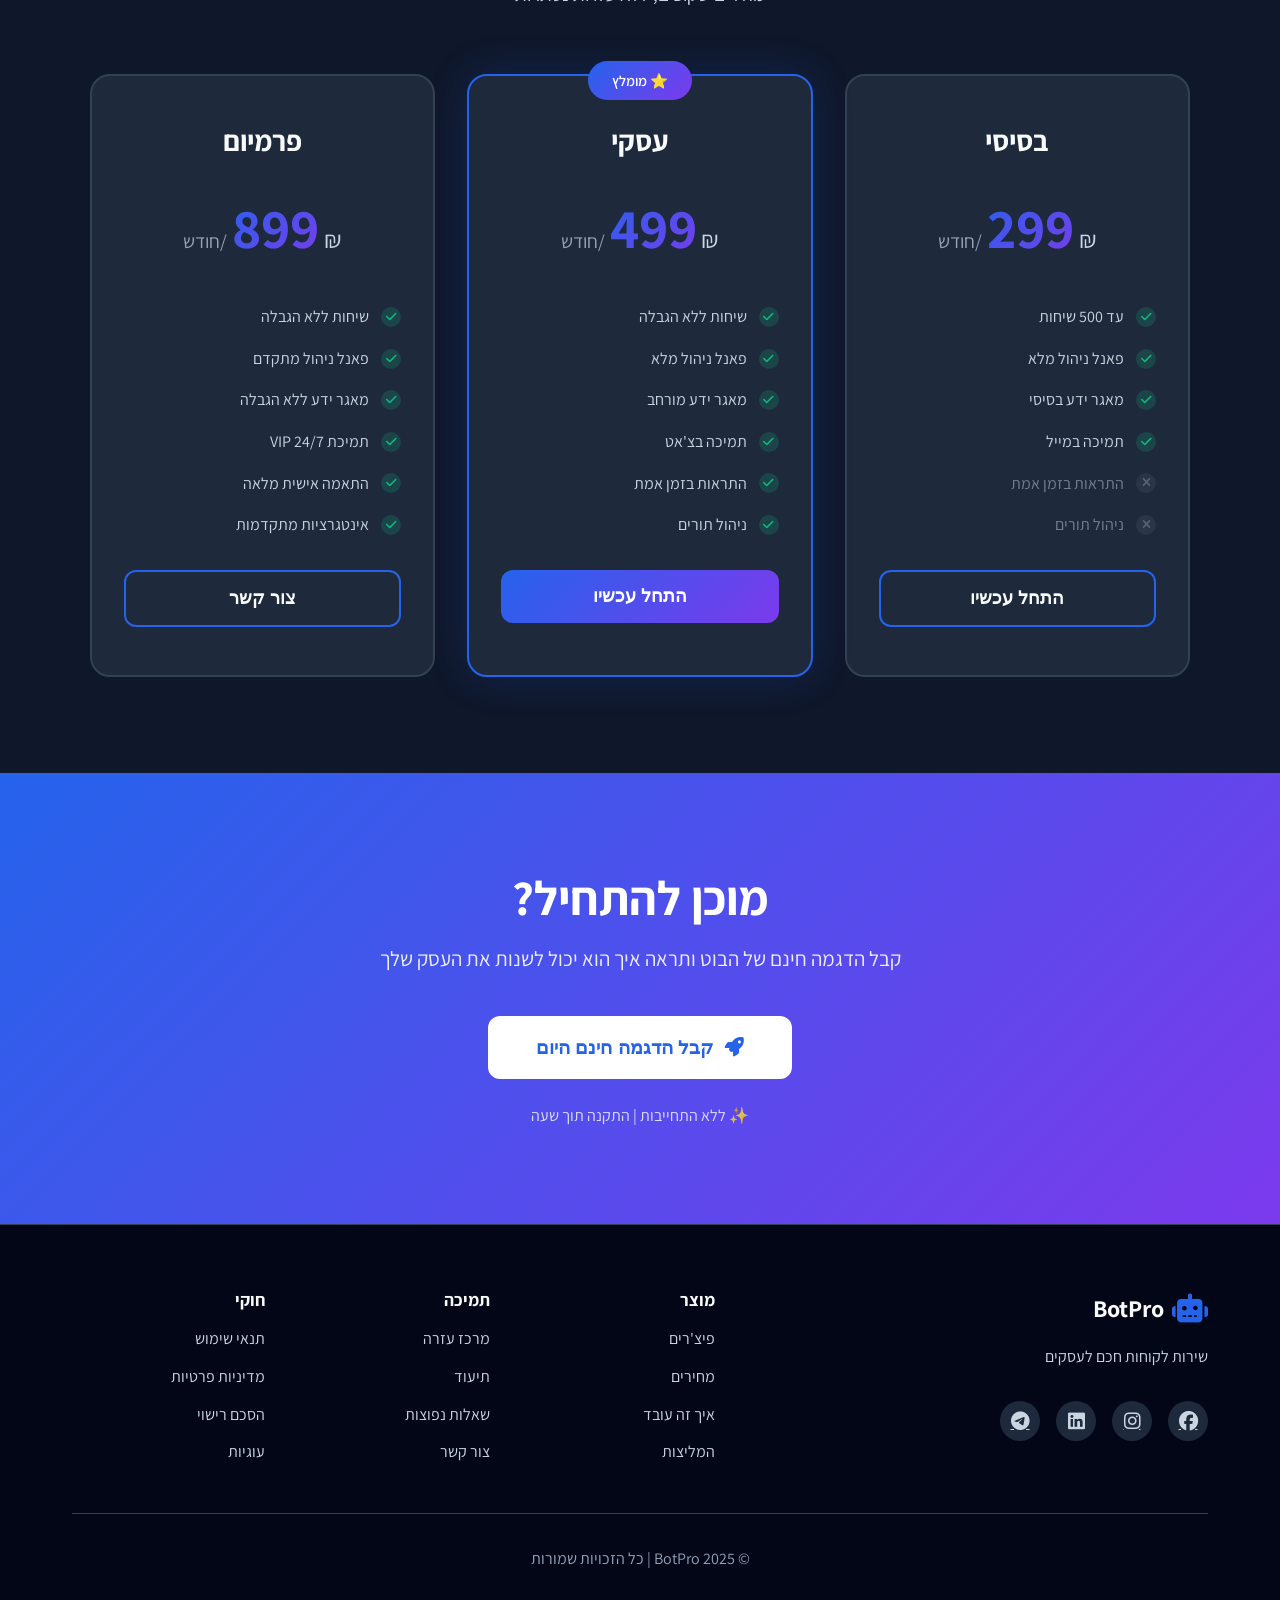
<file: index (2).html>
<!DOCTYPE html>
<html lang="he" dir="rtl">
<head>
    <meta charset="UTF-8">
    <meta name="viewport" content="width=device-width, initial-scale=1.0">
    <title>BotPro - הבוט החכם שמטפל בלקוחות שלך</title>
    <link rel="preconnect" href="https://fonts.googleapis.com">
    <link rel="preconnect" href="https://fonts.gstatic.com" crossorigin>
    <link href="https://fonts.googleapis.com/css2?family=Assistant:wght@300;400;500;600;700;800&display=swap" rel="stylesheet">
    <link rel="stylesheet" href="https://cdn.jsdelivr.net/npm/@fortawesome/fontawesome-free@6.4.0/css/all.min.css">
    <link rel="stylesheet" href="css/style.css">
</head>
<body>
    <!-- Header Section -->
    <header class="header">
        <nav class="nav container">
            <div class="logo">
                <i class="fas fa-robot"></i>
                <span>BotPro</span>
            </div>
            <ul class="nav-menu">
                <li><a href="#features">פיצ'רים</a></li>
                <li><a href="#how-it-works">איך זה עובד</a></li>
                <li><a href="#pricing">מחירים</a></li>
                <li><a href="#testimonials">המליצות</a></li>
            </ul>
            <button class="cta-btn-small">צור קשר</button>
            <button class="mobile-menu-toggle" aria-label="תפריט">
                <i class="fas fa-bars"></i>
            </button>
        </nav>
    </header>

    <!-- Hero Section -->
    <section class="hero">
        <div class="container">
            <div class="hero-content">
                <h1 class="hero-title fade-in">
                    הבוט החכם שמטפל בלקוחות שלך
                    <span class="gradient-text">בזמן שאתה עסוק</span>
                </h1>
                <p class="hero-subtitle fade-in">
                    שירות לקוחות אוטומטי בטלגרם, מבוסס בינה מלאכותית,
                    עם פאנל ניהול נוח לבעל העסק
                </p>
                <div class="hero-cta fade-in">
                    <button class="cta-btn-primary">
                        <i class="fas fa-rocket"></i>
                        קבל הדגמה חינם
                    </button>
                    <button class="cta-btn-secondary">
                        <i class="fas fa-play-circle"></i>
                        צפה בדמו
                    </button>
                </div>
                <div class="hero-stats fade-in">
                    <div class="stat-item">
                        <span class="stat-number">24/7</span>
                        <span class="stat-label">זמינות</span>
                    </div>
                    <div class="stat-item">
                        <span class="stat-number">80%+</span>
                        <span class="stat-label">אוטומציה</span>
                    </div>
                    <div class="stat-item">
                        <span class="stat-number">1 דקה</span>
                        <span class="stat-label">זמן תגובה</span>
                    </div>
                </div>
            </div>
            <div class="hero-image fade-in">
                <div class="phone-mockup">
                    <div class="phone-screen">
                        <div class="chat-preview">
                            <div class="message incoming">
                                <div class="avatar">🤖</div>
                                <div class="bubble">
                                    <p>שלום! איך אוכל לעזור לך היום?</p>
                                </div>
                            </div>
                            <div class="message outgoing">
                                <div class="bubble">
                                    <p>מה המחיר לטיפול פנים?</p>
                                </div>
                            </div>
                            <div class="message incoming">
                                <div class="avatar">🤖</div>
                                <div class="bubble">
                                    <p>טיפול פנים בסיסי עולה 180 ₪<br>
                                    הטיפול כולל ניקוי עמוק והזנה</p>
                                </div>
                            </div>
                        </div>
                    </div>
                </div>
            </div>
        </div>
    </section>

    <!-- Customer Benefits Section -->
    <section id="features" class="section customers-section">
        <div class="container">
            <div class="section-header">
                <h2 class="section-title">מה הלקוחות שלך מקבלים</h2>
                <p class="section-subtitle">חוויית שירות לקוחות מעולה שמרגישה אנושית ומקצועית</p>
            </div>
            <div class="features-grid">
                <div class="feature-card slide-up">
                    <div class="feature-icon">
                        <i class="fas fa-comments"></i>
                    </div>
                    <h3 class="feature-title">שיחה טבעית</h3>
                    <p class="feature-desc">
                        הלקוח שואל בשפה חופשית, הבוט עונה בצורה חמה ומקצועית.
                        כמו שיחה עם נציג אמיתי, רק מהיר יותר.
                    </p>
                </div>
                <div class="feature-card slide-up">
                    <div class="feature-icon">
                        <i class="fas fa-th-large"></i>
                    </div>
                    <h3 class="feature-title">תפריט מוכן</h3>
                    <p class="feature-desc">
                        כפתורי מחירון, קביעת תור, שליחת מיקום ודיבור עם נציג.
                        הכל נגיש בלחיצת כפתור אחת.
                    </p>
                </div>
                <div class="feature-card slide-up">
                    <div class="feature-icon">
                        <i class="fas fa-brain"></i>
                    </div>
                    <h3 class="feature-title">ידע אמיתי בלבד</h3>
                    <p class="feature-desc">
                        הבוט לא ממציא. כל תשובה מבוססת על המידע של העסק שלך,
                        עם ציטוט מקור מדויק.
                    </p>
                </div>
                <div class="feature-card slide-up">
                    <div class="feature-icon">
                        <i class="fas fa-sync-alt"></i>
                    </div>
                    <h3 class="feature-title">זיכרון שיחה</h3>
                    <p class="feature-desc">
                        הבוט זוכר את ההקשר של השיחה ולא מאבד חוט.
                        הלקוחות יכולים לשאול שאלות המשך בצורה טבעית.
                    </p>
                </div>
            </div>
        </div>
    </section>

    <!-- Business Benefits Section -->
    <section class="section business-section">
        <div class="container">
            <div class="section-header">
                <h2 class="section-title">מה אתה כבעל עסק מקבל</h2>
                <p class="section-subtitle">פאנל ניהול מלא ושליטה מוחלטת על הבוט שלך</p>
            </div>
            <div class="business-grid">
                <div class="business-card slide-up">
                    <div class="business-icon">
                        <i class="fas fa-chart-line"></i>
                    </div>
                    <h3 class="business-title">לוח בקרה</h3>
                    <p class="business-desc">
                        סטטיסטיקות במבט חטוף: משתמשים פעילים, שיחות,
                        בקשות ממתינות ועוד.
                    </p>
                </div>
                <div class="business-card slide-up">
                    <div class="business-icon">
                        <i class="fas fa-database"></i>
                    </div>
                    <h3 class="business-title">ניהול ידע</h3>
                    <p class="business-desc">
                        הוסף, ערוך ומחק מידע עסקי בקלות.
                        שירותים, מחירים, מדיניות — הכל במקום אחד.
                    </p>
                </div>
                <div class="business-card slide-up">
                    <div class="business-icon">
                        <i class="fas fa-comment-dots"></i>
                    </div>
                    <h3 class="business-title">צפייה בשיחות</h3>
                    <p class="business-desc">
                        לוג מלא של כל האינטראקציות עם הלקוחות.
                        תבין מה הלקוחות שלך באמת מחפשים.
                    </p>
                </div>
                <div class="business-card slide-up">
                    <div class="business-icon">
                        <i class="fas fa-bell"></i>
                    </div>
                    <h3 class="business-title">התראות בזמן אמת</h3>
                    <p class="business-desc">
                        הודעה מיידית בטלגרם על בקשות נציג ותורים חדשים.
                        תמיד תהיה בלופ.
                    </p>
                </div>
                <div class="business-card slide-up">
                    <div class="business-icon">
                        <i class="fas fa-calendar-check"></i>
                    </div>
                    <h3 class="business-title">ניהול תורים</h3>
                    <p class="business-desc">
                        צפייה ועדכון סטטוס תורים שנקבעו.
                        ניהול יומן פשוט ויעיל.
                    </p>
                </div>
                <div class="business-card slide-up">
                    <div class="business-icon">
                        <i class="fas fa-sync"></i>
                    </div>
                    <h3 class="business-title">עדכון ידע</h3>
                    <p class="business-desc">
                        בנה מחדש את אינדקס הבוט בלחיצת כפתור.
                        עדכנת מחירון? הבוט מעודכן מיד.
                    </p>
                </div>
            </div>
        </div>
    </section>

    <!-- How It Works Section -->
    <section id="how-it-works" class="section how-it-works-section">
        <div class="container">
            <div class="section-header">
                <h2 class="section-title">איך זה עובד?</h2>
                <p class="section-subtitle">3 שלבים פשוטים להפעלת הבוט שלך</p>
            </div>
            <div class="steps-container">
                <div class="step-card slide-up">
                    <div class="step-number">1</div>
                    <div class="step-content">
                        <h3 class="step-title">ספק את המידע</h3>
                        <p class="step-desc">
                            אתה מספק לנו את המידע על העסק שלך: שירותים, מחירים,
                            שעות פתיחה, מדיניות וכל מה שחשוב ללקוחות.
                        </p>
                    </div>
                </div>
                <div class="step-arrow">
                    <i class="fas fa-arrow-left"></i>
                </div>
                <div class="step-card slide-up">
                    <div class="step-number">2</div>
                    <div class="step-content">
                        <h3 class="step-title">הגדרה והפעלה</h3>
                        <p class="step-desc">
                            אנחנו מגדירים ומפעילים את הבוט המותאם אישית לעסק שלך.
                            התהליך לוקח פחות משעה.
                        </p>
                    </div>
                </div>
                <div class="step-arrow">
                    <i class="fas fa-arrow-left"></i>
                </div>
                <div class="step-card slide-up">
                    <div class="step-number">3</div>
                    <div class="step-content">
                        <h3 class="step-title">מענה מיידי 24/7</h3>
                        <p class="step-desc">
                            הלקוחות שלך מקבלים מענה מיידי ומקצועי בכל שעה,
                            כל יום. אתה פנוי לעסוק במה שחשוב באמת.
                        </p>
                    </div>
                </div>
            </div>
        </div>
    </section>

    <!-- Technology Section -->
    <section class="section tech-section">
        <div class="container">
            <div class="section-header">
                <h2 class="section-title">הטכנולוגיה מאחורי הקלעים</h2>
                <p class="section-subtitle">מבוסס על הטכנולוגיות המתקדמות ביותר בעולם</p>
            </div>
            <div class="tech-grid">
                <div class="tech-item slide-up">
                    <div class="tech-icon">
                        <i class="fas fa-robot"></i>
                    </div>
                    <h4>מודל שפה</h4>
                    <p>GPT-4.1-mini של OpenAI</p>
                </div>
                <div class="tech-item slide-up">
                    <div class="tech-icon">
                        <i class="fas fa-search"></i>
                    </div>
                    <h4>מנוע חיפוש</h4>
                    <p>FAISS + RAG</p>
                </div>
                <div class="tech-item slide-up">
                    <div class="tech-icon">
                        <i class="fab fa-telegram"></i>
                    </div>
                    <h4>פלטפורמה</h4>
                    <p>טלגרם</p>
                </div>
                <div class="tech-item slide-up">
                    <div class="tech-icon">
                        <i class="fas fa-globe"></i>
                    </div>
                    <h4>פאנל ניהול</h4>
                    <p>ממשק ווב מאובטח</p>
                </div>
            </div>
        </div>
    </section>

    <!-- Testimonials Section -->
    <section id="testimonials" class="section testimonials-section">
        <div class="container">
            <div class="section-header">
                <h2 class="section-title">מה הלקוחות שלנו אומרים</h2>
                <p class="section-subtitle">סיפורי הצלחה מעסקים שכבר השתמשו בשירות</p>
            </div>
            <div class="testimonials-grid">
                <div class="testimonial-card slide-up">
                    <div class="testimonial-stars">
                        <i class="fas fa-star"></i>
                        <i class="fas fa-star"></i>
                        <i class="fas fa-star"></i>
                        <i class="fas fa-star"></i>
                        <i class="fas fa-star"></i>
                    </div>
                    <p class="testimonial-text">
                        "הבוט ענה על 80% מהשאלות אוטומטית. חסך לי שעות של עבודה ביום.
                        אני יכול סוף סוף להתמקד בעבודה עצמה במקום לענות על שאלות חוזרות."
                    </p>
                    <div class="testimonial-author">
                        <div class="author-avatar">👨💼</div>
                        <div class="author-info">
                            <h4 class="author-name">דני כהן</h4>
                            <p class="author-role">בעל סלון יופי "סטייל פלוס"</p>
                        </div>
                    </div>
                </div>
                <div class="testimonial-card slide-up">
                    <div class="testimonial-stars">
                        <i class="fas fa-star"></i>
                        <i class="fas fa-star"></i>
                        <i class="fas fa-star"></i>
                        <i class="fas fa-star"></i>
                        <i class="fas fa-star"></i>
                    </div>
                    <p class="testimonial-text">
                        "הלקוחות שלי מופתעים לטובה שמקבלים מענה מיידי גם בשעה 11 בלילה.
                        זה משדרג את החוויה שלהם ומחזק את האמון בעסק."
                    </p>
                    <div class="testimonial-author">
                        <div class="author-avatar">👩⚕️</div>
                        <div class="author-info">
                            <h4 class="author-name">שרה לוי</h4>
                            <p class="author-role">מנהלת מכון טיפולים "אלגנטי"</p>
                        </div>
                    </div>
                </div>
                <div class="testimonial-card slide-up">
                    <div class="testimonial-stars">
                        <i class="fas fa-star"></i>
                        <i class="fas fa-star"></i>
                        <i class="fas fa-star"></i>
                        <i class="fas fa-star"></i>
                        <i class="fas fa-star"></i>
                    </div>
                    <p class="testimonial-text">
                        "פאנל הניהול פשוט להפליא. עדכנתי את המחירון תוך דקה והבוט
                        כבר מספק את המידע החדש. ממש לא צריך להיות טכנולוג כדי להשתמש."
                    </p>
                    <div class="testimonial-author">
                        <div class="author-avatar">👨🔧</div>
                        <div class="author-info">
                            <h4 class="author-name">יוסי מזרחי</h4>
                            <p class="author-role">בעל מוסך "מזרחי אוטו"</p>
                        </div>
                    </div>
                </div>
            </div>
        </div>
    </section>

    <!-- Pricing Section -->
    <section id="pricing" class="section pricing-section">
        <div class="container">
            <div class="section-header">
                <h2 class="section-title">בחר את התוכנית המתאימה לך</h2>
                <p class="section-subtitle">מחירים שקופים, ללא עלויות נסתרות</p>
            </div>
            <div class="pricing-grid">
                <div class="pricing-card slide-up">
                    <h3 class="pricing-title">בסיסי</h3>
                    <div class="pricing-price">
                        <span class="currency">₪</span>
                        <span class="amount">299</span>
                        <span class="period">/חודש</span>
                    </div>
                    <ul class="pricing-features">
                        <li><i class="fas fa-check"></i> עד 500 שיחות</li>
                        <li><i class="fas fa-check"></i> פאנל ניהול מלא</li>
                        <li><i class="fas fa-check"></i> מאגר ידע בסיסי</li>
                        <li><i class="fas fa-check"></i> תמיכה במייל</li>
                        <li class="disabled"><i class="fas fa-times"></i> התראות בזמן אמת</li>
                        <li class="disabled"><i class="fas fa-times"></i> ניהול תורים</li>
                    </ul>
                    <button class="pricing-btn">התחל עכשיו</button>
                </div>
                <div class="pricing-card featured slide-up">
                    <div class="popular-badge">⭐ מומלץ</div>
                    <h3 class="pricing-title">עסקי</h3>
                    <div class="pricing-price">
                        <span class="currency">₪</span>
                        <span class="amount">499</span>
                        <span class="period">/חודש</span>
                    </div>
                    <ul class="pricing-features">
                        <li><i class="fas fa-check"></i> שיחות ללא הגבלה</li>
                        <li><i class="fas fa-check"></i> פאנל ניהול מלא</li>
                        <li><i class="fas fa-check"></i> מאגר ידע מורחב</li>
                        <li><i class="fas fa-check"></i> תמיכה בצ'אט</li>
                        <li><i class="fas fa-check"></i> התראות בזמן אמת</li>
                        <li><i class="fas fa-check"></i> ניהול תורים</li>
                    </ul>
                    <button class="pricing-btn primary">התחל עכשיו</button>
                </div>
                <div class="pricing-card slide-up">
                    <h3 class="pricing-title">פרמיום</h3>
                    <div class="pricing-price">
                        <span class="currency">₪</span>
                        <span class="amount">899</span>
                        <span class="period">/חודש</span>
                    </div>
                    <ul class="pricing-features">
                        <li><i class="fas fa-check"></i> שיחות ללא הגבלה</li>
                        <li><i class="fas fa-check"></i> פאנל ניהול מתקדם</li>
                        <li><i class="fas fa-check"></i> מאגר ידע ללא הגבלה</li>
                        <li><i class="fas fa-check"></i> תמיכת VIP 24/7</li>
                        <li><i class="fas fa-check"></i> התאמה אישית מלאה</li>
                        <li><i class="fas fa-check"></i> אינטגרציות מתקדמות</li>
                    </ul>
                    <button class="pricing-btn">צור קשר</button>
                </div>
            </div>
        </div>
    </section>

    <!-- CTA Section -->
    <section class="section cta-section">
        <div class="container">
            <div class="cta-content">
                <h2 class="cta-title">מוכן להתחיל?</h2>
                <p class="cta-text">
                    קבל הדגמה חינם של הבוט ותראה איך הוא יכול לשנות את העסק שלך
                </p>
                <button class="cta-btn-large">
                    <i class="fas fa-rocket"></i>
                    קבל הדגמה חינם היום
                </button>
                <p class="cta-note">✨ ללא התחייבות | התקנה תוך שעה</p>
            </div>
        </div>
    </section>

    <!-- Footer -->
    <footer class="footer">
        <div class="container">
            <div class="footer-content">
                <div class="footer-brand">
                    <div class="logo">
                        <i class="fas fa-robot"></i>
                        <span>BotPro</span>
                    </div>
                    <p class="footer-tagline">שירות לקוחות חכם לעסקים</p>
                    <div class="footer-social">
                        <a href="#" aria-label="פייסבוק"><i class="fab fa-facebook"></i></a>
                        <a href="#" aria-label="אינסטגרם"><i class="fab fa-instagram"></i></a>
                        <a href="#" aria-label="לינקדאין"><i class="fab fa-linkedin"></i></a>
                        <a href="#" aria-label="טלגרם"><i class="fab fa-telegram"></i></a>
                    </div>
                </div>
                <div class="footer-links">
                    <div class="footer-column">
                        <h4>מוצר</h4>
                        <ul>
                            <li><a href="#features">פיצ'רים</a></li>
                            <li><a href="#pricing">מחירים</a></li>
                            <li><a href="#how-it-works">איך זה עובד</a></li>
                            <li><a href="#testimonials">המליצות</a></li>
                        </ul>
                    </div>
                    <div class="footer-column">
                        <h4>תמיכה</h4>
                        <ul>
                            <li><a href="#">מרכז עזרה</a></li>
                            <li><a href="#">תיעוד</a></li>
                            <li><a href="#">שאלות נפוצות</a></li>
                            <li><a href="#">צור קשר</a></li>
                        </ul>
                    </div>
                    <div class="footer-column">
                        <h4>חוקי</h4>
                        <ul>
                            <li><a href="#">תנאי שימוש</a></li>
                            <li><a href="#">מדיניות פרטיות</a></li>
                            <li><a href="#">הסכם רישוי</a></li>
                            <li><a href="#">עוגיות</a></li>
                        </ul>
                    </div>
                </div>
            </div>
            <div class="footer-bottom">
                <p>&copy; 2025 BotPro | כל הזכויות שמורות</p>
            </div>
        </div>
    </footer>

    <script src="js/main.js"></script>
</body>
</html>
</file>
<file: css/style.css>
/* =========================
   Global Styles & Variables
   ========================= */

:root {
    /* Color Palette */
    --primary-blue: #2563EB;
    --primary-purple: #7C3AED;
    --dark-bg: #0F172A;
    --darker-bg: #020617;
    --card-bg: #1E293B;
    --text-primary: #F8FAFC;
    --text-secondary: #CBD5E1;
    --text-muted: #94A3B8;
    --border-color: #334155;
    --success: #10B981;
    --warning: #F59E0B;

    /* Gradients */
    --gradient-primary: linear-gradient(135deg, var(--primary-blue) 0%, var(--primary-purple) 100%);
    --gradient-hero: linear-gradient(180deg, #0F172A 0%, #1E293B 100%);

    /* Shadows */
    --shadow-sm: 0 2px 8px rgba(0, 0, 0, 0.1);
    --shadow-md: 0 4px 16px rgba(0, 0, 0, 0.2);
    --shadow-lg: 0 8px 32px rgba(0, 0, 0, 0.3);
    --shadow-glow: 0 0 30px rgba(37, 99, 235, 0.3);

    /* Spacing */
    --spacing-xs: 0.5rem;
    --spacing-sm: 1rem;
    --spacing-md: 2rem;
    --spacing-lg: 4rem;
    --spacing-xl: 6rem;

    /* Typography */
    --font-family: 'Assistant', sans-serif;
    --font-weight-light: 300;
    --font-weight-regular: 400;
    --font-weight-medium: 500;
    --font-weight-semibold: 600;
    --font-weight-bold: 700;
    --font-weight-extrabold: 800;
}

/* Reset & Base Styles */
* {
    margin: 0;
    padding: 0;
    box-sizing: border-box;
}

html {
    scroll-behavior: smooth;
    font-size: 16px;
    overflow-x: hidden;
    width: 100%;
    -webkit-text-size-adjust: 100%;
}

body {
    font-family: var(--font-family);
    background: var(--dark-bg);
    color: var(--text-primary);
    line-height: 1.6;
    overflow-x: hidden;
    width: 100%;
    min-height: 100vh;
}

.container {
    max-width: 1200px;
    width: 100%;
    margin: 0 auto;
    padding: 0 clamp(1rem, 4vw, 2rem);
}

/* =========================
   Typography
   ========================= */

h1, h2, h3, h4, h5, h6 {
    font-weight: var(--font-weight-bold);
    line-height: 1.2;
}

.gradient-text {
    background: var(--gradient-primary);
    -webkit-background-clip: text;
    -webkit-text-fill-color: transparent;
    background-clip: text;
}

/* =========================
   Animations
   ========================= */

@keyframes fadeIn {
    from {
        opacity: 0;
        transform: translateY(20px);
    }
    to {
        opacity: 1;
        transform: translateY(0);
    }
}

@keyframes slideUp {
    from {
        opacity: 0;
        transform: translateY(40px);
    }
    to {
        opacity: 1;
        transform: translateY(0);
    }
}

.fade-in {
    animation: fadeIn 0.8s ease-out forwards;
}

.slide-up {
    opacity: 0;
    animation: slideUp 0.8s ease-out forwards;
}

/* Stagger animation delays */
.slide-up:nth-child(1) { animation-delay: 0.1s; }
.slide-up:nth-child(2) { animation-delay: 0.2s; }
.slide-up:nth-child(3) { animation-delay: 0.3s; }
.slide-up:nth-child(4) { animation-delay: 0.4s; }
.slide-up:nth-child(5) { animation-delay: 0.5s; }
.slide-up:nth-child(6) { animation-delay: 0.6s; }

/* =========================
   Header & Navigation
   ========================= */

.header {
    position: fixed;
    top: 0;
    left: 0;
    right: 0;
    background: rgba(15, 23, 42, 0.95);
    backdrop-filter: blur(10px);
    border-bottom: 1px solid var(--border-color);
    z-index: 1000;
    transition: all 0.3s ease;
}

.header.scrolled {
    box-shadow: var(--shadow-md);
}

.nav {
    display: flex;
    justify-content: space-between;
    align-items: center;
    padding: 1rem 2rem;
    gap: 1rem;
    flex-wrap: wrap;
}

.logo {
    display: flex;
    align-items: center;
    gap: 0.5rem;
    font-size: 1.5rem;
    font-weight: var(--font-weight-bold);
    color: var(--text-primary);
}

.logo i {
    color: var(--primary-blue);
    font-size: 1.8rem;
}

.nav-menu {
    display: flex;
    list-style: none;
    gap: 2rem;
}

.nav-menu a {
    color: var(--text-secondary);
    text-decoration: none;
    font-weight: var(--font-weight-medium);
    transition: color 0.3s ease;
    position: relative;
}

.nav-menu a::after {
    content: '';
    position: absolute;
    bottom: -5px;
    left: 0;
    width: 0;
    height: 2px;
    background: var(--gradient-primary);
    transition: width 0.3s ease;
}

.nav-menu a:hover {
    color: var(--text-primary);
}

.nav-menu a:hover::after {
    width: 100%;
}

.cta-btn-small {
    padding: 0.6rem 1.5rem;
    background: var(--gradient-primary);
    border: none;
    border-radius: 8px;
    color: white;
    font-weight: var(--font-weight-semibold);
    cursor: pointer;
    transition: transform 0.3s ease, box-shadow 0.3s ease;
}

.cta-btn-small:hover {
    transform: translateY(-2px);
    box-shadow: var(--shadow-glow);
}

.mobile-menu-toggle {
    display: none;
    background: none;
    border: none;
    color: var(--text-primary);
    font-size: 1.5rem;
    cursor: pointer;
}

/* =========================
   Hero Section
   ========================= */

.hero {
    padding: clamp(5rem, 12vw, 8rem) 0 clamp(2rem, 6vw, 4rem);
    background: var(--gradient-hero);
    position: relative;
    overflow: hidden;
}

.hero::before {
    content: '';
    position: absolute;
    top: 0;
    left: 0;
    right: 0;
    bottom: 0;
    background: radial-gradient(circle at 20% 50%, rgba(37, 99, 235, 0.1), transparent 50%),
                radial-gradient(circle at 80% 50%, rgba(124, 58, 237, 0.1), transparent 50%);
    pointer-events: none;
}

.hero .container {
    display: grid;
    grid-template-columns: 1fr 1fr;
    gap: clamp(2rem, 5vw, 4rem);
    align-items: center;
    position: relative;
    z-index: 1;
}

.hero-content {
    display: flex;
    flex-direction: column;
    gap: 2rem;
}

.hero-title {
    font-size: clamp(2rem, 7vw, 3.5rem);
    font-weight: var(--font-weight-extrabold);
    line-height: 1.1;
}

.hero-subtitle {
    font-size: clamp(1rem, 2.5vw, 1.25rem);
    color: var(--text-secondary);
    line-height: 1.6;
}

.hero-cta {
    display: flex;
    gap: 1rem;
    flex-wrap: wrap;
}

.cta-btn-primary,
.cta-btn-secondary {
    padding: clamp(0.85rem, 2vw, 1rem) clamp(1.5rem, 3vw, 2rem);
    border: none;
    border-radius: 12px;
    font-size: clamp(1rem, 2.5vw, 1.1rem);
    font-weight: var(--font-weight-semibold);
    cursor: pointer;
    display: flex;
    align-items: center;
    gap: 0.5rem;
    transition: all 0.3s ease;
}

.cta-btn-primary {
    background: var(--gradient-primary);
    color: white;
}

.cta-btn-primary:hover {
    transform: translateY(-3px);
    box-shadow: var(--shadow-glow);
}

.cta-btn-secondary {
    background: transparent;
    border: 2px solid var(--primary-blue);
    color: var(--text-primary);
}

.cta-btn-secondary:hover {
    background: rgba(37, 99, 235, 0.1);
    transform: translateY(-3px);
}

.hero-stats {
    display: flex;
    gap: clamp(1rem, 4vw, 3rem);
    margin-top: 1rem;
    flex-wrap: wrap;
}

.stat-item {
    display: flex;
    flex-direction: column;
    gap: 0.25rem;
}

.stat-number {
    font-size: clamp(1.5rem, 4vw, 2rem);
    font-weight: var(--font-weight-bold);
    background: var(--gradient-primary);
    -webkit-background-clip: text;
    -webkit-text-fill-color: transparent;
    background-clip: text;
}

.stat-label {
    color: var(--text-muted);
    font-size: 0.9rem;
}

/* Phone Mockup */
.hero-image {
    display: flex;
    justify-content: center;
    align-items: center;
}

.phone-mockup {
    width: clamp(220px, 40vw, 320px);
    max-width: 100%;
    height: clamp(450px, 80vw, 650px);
    background: linear-gradient(145deg, #1e293b, #0f172a);
    border-radius: clamp(25px, 5vw, 40px);
    padding: clamp(8px, 2vw, 15px);
    box-shadow: 0 30px 60px rgba(0, 0, 0, 0.4),
                0 0 0 10px rgba(37, 99, 235, 0.1);
    position: relative;
    animation: float 6s ease-in-out infinite;
}

@keyframes float {
    0%, 100% { transform: translateY(0px); }
    50% { transform: translateY(-20px); }
}

.phone-screen {
    width: 100%;
    height: 100%;
    background: #0a0f1a;
    border-radius: clamp(18px, 4vw, 30px);
    overflow: hidden;
    position: relative;
}

.chat-preview {
    padding: 20px;
    display: flex;
    flex-direction: column;
    gap: 15px;
    height: 100%;
    background: linear-gradient(180deg, #0f172a 0%, #1e293b 100%);
}

.message {
    display: flex;
    gap: 10px;
    animation: messageSlide 0.5s ease-out;
}

@keyframes messageSlide {
    from {
        opacity: 0;
        transform: translateX(20px);
    }
    to {
        opacity: 1;
        transform: translateX(0);
    }
}

.message.outgoing {
    justify-content: flex-end;
}

.avatar {
    width: 35px;
    height: 35px;
    border-radius: 50%;
    background: var(--gradient-primary);
    display: flex;
    align-items: center;
    justify-content: center;
    font-size: 1.2rem;
    flex-shrink: 0;
}

.bubble {
    background: var(--card-bg);
    padding: 12px 16px;
    border-radius: 18px;
    max-width: 75%;
    box-shadow: var(--shadow-sm);
}

.message.outgoing .bubble {
    background: var(--gradient-primary);
}

.bubble p {
    margin: 0;
    font-size: 0.95rem;
    line-height: 1.4;
}

/* =========================
   Section Styles
   ========================= */

.section {
    padding: clamp(3rem, 8vw, 6rem) 0;
}

.section-header {
    text-align: center;
    margin-bottom: clamp(2rem, 5vw, 4rem);
}

.section-title {
    font-size: clamp(1.75rem, 5vw, 2.5rem);
    margin-bottom: 1rem;
}

.section-subtitle {
    font-size: clamp(0.95rem, 2.5vw, 1.2rem);
    color: var(--text-secondary);
    max-width: 600px;
    margin: 0 auto;
}

/* =========================
   Features Section
   ========================= */

.customers-section {
    background: var(--darker-bg);
}

.features-grid {
    display: grid;
    grid-template-columns: repeat(auto-fit, minmax(min(280px, 100%), 1fr));
    gap: 2rem;
}

.feature-card {
    background: var(--card-bg);
    padding: clamp(1.5rem, 4vw, 2.5rem);
    border-radius: 16px;
    border: 1px solid var(--border-color);
    transition: all 0.3s ease;
    text-align: center;
}

.feature-card:hover {
    transform: translateY(-8px);
    box-shadow: var(--shadow-lg);
    border-color: var(--primary-blue);
}

.feature-icon {
    width: 80px;
    height: 80px;
    margin: 0 auto 1.5rem;
    background: var(--gradient-primary);
    border-radius: 20px;
    display: flex;
    align-items: center;
    justify-content: center;
    color: white;
}

.feature-icon svg {
    width: 44px;
    height: 44px;
}

.feature-title {
    font-size: clamp(1.2rem, 3vw, 1.5rem);
    margin-bottom: 1rem;
}

.feature-desc {
    color: var(--text-secondary);
    line-height: 1.7;
}

/* =========================
   Business Benefits Section
   ========================= */

.business-section {
    background: var(--dark-bg);
}

.business-grid {
    display: grid;
    grid-template-columns: repeat(auto-fit, minmax(min(300px, 100%), 1fr));
    gap: 2rem;
}

.business-card {
    background: var(--card-bg);
    padding: clamp(1.5rem, 4vw, 2rem);
    border-radius: 16px;
    border: 1px solid var(--border-color);
    transition: all 0.3s ease;
    display: flex;
    flex-direction: column;
    gap: 1rem;
}

.business-card:hover {
    transform: translateY(-5px);
    box-shadow: var(--shadow-md);
    border-color: var(--primary-purple);
}

.business-icon {
    width: 60px;
    height: 60px;
    background: rgba(124, 58, 237, 0.1);
    border-radius: 12px;
    display: flex;
    align-items: center;
    justify-content: center;
    font-size: 1.8rem;
    color: var(--primary-purple);
}

.business-title {
    font-size: 1.3rem;
    margin: 0;
}

.business-desc {
    color: var(--text-secondary);
    margin: 0;
    line-height: 1.6;
}

/* =========================
   How It Works Section
   ========================= */

.how-it-works-section {
    background: var(--darker-bg);
}

.steps-container {
    display: flex;
    justify-content: center;
    align-items: center;
    gap: 2rem;
    flex-wrap: wrap;
    max-width: 1000px;
    margin: 0 auto;
}

.step-card {
    background: var(--card-bg);
    padding: clamp(1.5rem, 4vw, 2.5rem);
    border-radius: 20px;
    border: 2px solid var(--border-color);
    flex: 1;
    min-width: min(250px, 100%);
    max-width: 280px;
    text-align: center;
    position: relative;
    transition: all 0.3s ease;
}

.step-card:hover {
    transform: scale(1.05);
    border-color: var(--primary-blue);
    box-shadow: var(--shadow-lg);
}

.step-number {
    width: 60px;
    height: 60px;
    background: var(--gradient-primary);
    border-radius: 50%;
    display: flex;
    align-items: center;
    justify-content: center;
    font-size: 2rem;
    font-weight: var(--font-weight-bold);
    color: white;
    margin: 0 auto 1.5rem;
}

.step-title {
    font-size: 1.4rem;
    margin-bottom: 1rem;
}

.step-desc {
    color: var(--text-secondary);
    line-height: 1.6;
}

.step-arrow {
    font-size: 2rem;
    color: var(--primary-blue);
}

/* =========================
   Technology Section
   ========================= */

.tech-section {
    background: var(--dark-bg);
}

.tech-grid {
    display: grid;
    grid-template-columns: repeat(auto-fit, minmax(min(250px, 100%), 1fr));
    gap: 2rem;
}

.tech-item {
    background: var(--card-bg);
    padding: clamp(1.5rem, 4vw, 2.5rem);
    border-radius: 16px;
    border: 1px solid var(--border-color);
    text-align: center;
    transition: all 0.3s ease;
}

.tech-item:hover {
    transform: translateY(-5px);
    box-shadow: var(--shadow-md);
}

.tech-icon {
    font-size: 3rem;
    margin-bottom: 1rem;
    background: var(--gradient-primary);
    -webkit-background-clip: text;
    -webkit-text-fill-color: transparent;
    background-clip: text;
}

.tech-item h4 {
    font-size: 1.3rem;
    margin-bottom: 0.5rem;
}

.tech-item p {
    color: var(--text-secondary);
    margin: 0;
}

/* =========================
   Testimonials Section
   ========================= */

.testimonials-section {
    background: var(--darker-bg);
}

.testimonials-grid {
    display: grid;
    grid-template-columns: repeat(auto-fit, minmax(min(320px, 100%), 1fr));
    gap: 2rem;
}

.testimonial-card {
    background: var(--card-bg);
    padding: clamp(1.5rem, 4vw, 2.5rem);
    border-radius: 20px;
    border: 1px solid var(--border-color);
    display: flex;
    flex-direction: column;
    gap: 1.5rem;
    transition: all 0.3s ease;
}

.testimonial-card:hover {
    transform: translateY(-5px);
    box-shadow: var(--shadow-lg);
    border-color: var(--primary-blue);
}

.testimonial-stars {
    color: #F59E0B;
    font-size: 1.2rem;
    display: flex;
    gap: 0.3rem;
}

.testimonial-text {
    color: var(--text-secondary);
    line-height: 1.8;
    font-size: 1.05rem;
    margin: 0;
}

.testimonial-author {
    display: flex;
    align-items: center;
    gap: 1rem;
    margin-top: auto;
}

.author-avatar {
    width: 50px;
    height: 50px;
    border-radius: 50%;
    background: var(--gradient-primary);
    display: flex;
    align-items: center;
    justify-content: center;
    font-size: 1.5rem;
    flex-shrink: 0;
}

.author-name {
    font-size: 1.1rem;
    margin: 0 0 0.25rem 0;
}

.author-role {
    color: var(--text-muted);
    font-size: 0.9rem;
    margin: 0;
}

/* =========================
   Pricing Section
   ========================= */

.pricing-section {
    background: var(--dark-bg);
}

.pricing-grid {
    display: grid;
    grid-template-columns: repeat(auto-fit, minmax(min(300px, 100%), 1fr));
    gap: 2rem;
    max-width: 1100px;
    margin: 0 auto;
}

.pricing-card {
    background: var(--card-bg);
    padding: clamp(2rem, 4vw, 3rem) clamp(1.25rem, 3vw, 2rem);
    border-radius: 20px;
    border: 2px solid var(--border-color);
    text-align: center;
    transition: all 0.3s ease;
    position: relative;
}

.pricing-card:hover {
    transform: translateY(-10px);
    box-shadow: var(--shadow-lg);
}

.pricing-card.featured {
    border-color: var(--primary-blue);
    box-shadow: 0 0 40px rgba(37, 99, 235, 0.2);
    transform: scale(1.05);
}

.pricing-card.featured:hover {
    transform: scale(1.08) translateY(-10px);
}

.popular-badge {
    position: absolute;
    top: -15px;
    right: 50%;
    transform: translateX(50%);
    background: var(--gradient-primary);
    color: white;
    padding: 0.5rem 1.5rem;
    border-radius: 20px;
    font-weight: var(--font-weight-semibold);
    font-size: 0.9rem;
}

.pricing-title {
    font-size: clamp(1.4rem, 3.5vw, 1.8rem);
    margin-bottom: 1.5rem;
}

.pricing-price {
    display: flex;
    align-items: baseline;
    justify-content: center;
    gap: 0.3rem;
    margin-bottom: 2rem;
}

.currency {
    font-size: 1.5rem;
    color: var(--text-secondary);
}

.amount {
    font-size: clamp(2.5rem, 6vw, 3.5rem);
    font-weight: var(--font-weight-bold);
    background: var(--gradient-primary);
    -webkit-background-clip: text;
    -webkit-text-fill-color: transparent;
    background-clip: text;
}

.period {
    font-size: 1.2rem;
    color: var(--text-muted);
}

.pricing-features {
    list-style: none;
    margin: 2rem 0;
    display: flex;
    flex-direction: column;
    gap: 1rem;
}

.pricing-features li {
    display: flex;
    align-items: center;
    gap: 0.75rem;
    color: var(--text-secondary);
}

.pricing-features li i {
    width: 20px;
    height: 20px;
    border-radius: 50%;
    display: flex;
    align-items: center;
    justify-content: center;
    font-size: 0.75rem;
    flex-shrink: 0;
}

.pricing-features li i.fa-check {
    background: rgba(16, 185, 129, 0.2);
    color: var(--success);
}

.pricing-features li.disabled {
    opacity: 0.5;
}

.pricing-features li.disabled i.fa-times {
    background: rgba(148, 163, 184, 0.2);
    color: var(--text-muted);
}

.pricing-btn {
    width: 100%;
    padding: 1rem 2rem;
    background: transparent;
    border: 2px solid var(--primary-blue);
    border-radius: 12px;
    color: var(--text-primary);
    font-size: 1.1rem;
    font-weight: var(--font-weight-semibold);
    cursor: pointer;
    transition: all 0.3s ease;
}

.pricing-btn:hover {
    background: rgba(37, 99, 235, 0.1);
    transform: translateY(-2px);
}

.pricing-btn.primary {
    background: var(--gradient-primary);
    border: none;
    color: white;
}

.pricing-btn.primary:hover {
    box-shadow: var(--shadow-glow);
}

.trial-badge {
    background: var(--success);
    color: white;
    padding: 0.4rem 1.2rem;
    border-radius: 20px;
    font-weight: var(--font-weight-semibold);
    font-size: 0.85rem;
    display: inline-block;
    margin-bottom: 1rem;
}

.pricing-card.featured .trial-badge {
    margin-top: 1rem;
}

.launch-prices-badge {
    background: var(--gradient-primary);
    color: white;
    padding: 0.5rem 1.5rem;
    border-radius: 25px;
    font-weight: var(--font-weight-bold);
    font-size: 1.1rem;
    display: inline-block;
    margin-top: 1rem;
}

.setup-price {
    font-size: 1.15rem;
    font-weight: var(--font-weight-bold);
    color: var(--text-primary);
    margin-top: 1rem;
}

.price-prefix {
    font-size: 1.2rem;
    color: var(--text-secondary);
}

/* =========================
   New Features Section
   ========================= */

.new-features-section {
    background: var(--darker-bg);
}

.new-features-grid {
    display: grid;
    grid-template-columns: repeat(auto-fit, minmax(min(300px, 100%), 1fr));
    gap: 2rem;
}

.new-feature-card {
    background: var(--card-bg);
    padding: clamp(1.5rem, 4vw, 2.5rem);
    border-radius: 16px;
    border: 1px solid var(--border-color);
    transition: all 0.3s ease;
    text-align: center;
}

.new-feature-card:hover {
    transform: translateY(-8px);
    box-shadow: var(--shadow-lg);
    border-color: var(--primary-purple);
}

.new-feature-icon {
    width: 80px;
    height: 80px;
    margin: 0 auto 1.5rem;
    background: rgba(124, 58, 237, 0.15);
    border-radius: 20px;
    display: flex;
    align-items: center;
    justify-content: center;
    font-size: 2.5rem;
    color: var(--primary-purple);
}

.new-feature-title {
    font-size: clamp(1.2rem, 3vw, 1.4rem);
    margin-bottom: 1rem;
}

.new-feature-desc {
    color: var(--text-secondary);
    line-height: 1.7;
}

/* =========================
   CTA Section
   ========================= */

.cta-section {
    background: var(--gradient-primary);
    padding: clamp(3rem, 8vw, 6rem) 0;
}

.cta-content {
    text-align: center;
    max-width: 700px;
    margin: 0 auto;
}

.cta-title {
    font-size: clamp(1.75rem, 5vw, 3rem);
    margin-bottom: 1rem;
    color: white;
}

.cta-text {
    font-size: clamp(1rem, 2.5vw, 1.3rem);
    color: rgba(255, 255, 255, 0.9);
    margin-bottom: 2.5rem;
}

.cta-btn-large {
    padding: clamp(1rem, 2.5vw, 1.25rem) clamp(2rem, 4vw, 3rem);
    background: white;
    color: var(--primary-blue);
    border: none;
    border-radius: 12px;
    font-size: clamp(1rem, 2.5vw, 1.2rem);
    font-weight: var(--font-weight-bold);
    cursor: pointer;
    display: inline-flex;
    align-items: center;
    gap: 0.75rem;
    transition: all 0.3s ease;
}

.cta-btn-large:hover {
    transform: translateY(-5px);
    box-shadow: 0 10px 30px rgba(0, 0, 0, 0.3);
}

.cta-note {
    margin-top: 1.5rem;
    color: rgba(255, 255, 255, 0.8);
    font-size: 1rem;
}

/* =========================
   Footer
   ========================= */

.footer {
    background: var(--darker-bg);
    padding: clamp(2rem, 5vw, 4rem) 0 2rem;
    border-top: 1px solid var(--border-color);
}

.footer-content {
    display: grid;
    grid-template-columns: 2fr 3fr;
    gap: 4rem;
    margin-bottom: 3rem;
}

.footer-brand {
    display: flex;
    flex-direction: column;
    gap: 1rem;
}

.footer-tagline {
    color: var(--text-secondary);
    margin: 0;
}

.footer-social {
    display: flex;
    gap: 1rem;
    margin-top: 1rem;
}

.footer-social a {
    width: 40px;
    height: 40px;
    border-radius: 50%;
    background: var(--card-bg);
    display: flex;
    align-items: center;
    justify-content: center;
    color: var(--text-secondary);
    font-size: 1.2rem;
    transition: all 0.3s ease;
}

.footer-social a:hover {
    background: var(--gradient-primary);
    color: white;
    transform: translateY(-3px);
}

.footer-links {
    display: grid;
    grid-template-columns: repeat(3, 1fr);
    gap: 2rem;
}

.footer-column h4 {
    font-size: 1.1rem;
    margin-bottom: 1rem;
    color: var(--text-primary);
}

.footer-column ul {
    list-style: none;
    display: flex;
    flex-direction: column;
    gap: 0.75rem;
}

.footer-column a {
    color: var(--text-secondary);
    text-decoration: none;
    transition: color 0.3s ease;
}

.footer-column a:hover {
    color: var(--primary-blue);
}

.footer-bottom {
    padding-top: 2rem;
    border-top: 1px solid var(--border-color);
    text-align: center;
    color: var(--text-muted);
}

/* =========================
   Responsive Design
   ========================= */

@media (max-width: 1024px) {
    .hero .container {
        display: flex;
        flex-direction: column;
        text-align: center;
    }

    .hero-image {
        order: -1;
        max-width: 280px;
        width: 100%;
        margin: 0 auto;
    }

    .hero-cta {
        justify-content: center;
    }

    .hero-stats {
        justify-content: center;
    }
}

@media (max-width: 768px) {
    /* ---- Navigation ---- */
    .nav {
        padding: 0.75rem 1rem;
        gap: 0.5rem;
    }

    .nav-menu {
        display: none;
        position: absolute;
        top: 100%;
        left: 0;
        right: 0;
        background: rgba(15, 23, 42, 0.98);
        flex-direction: column;
        padding: 0.5rem 0;
        gap: 0;
        border-bottom: 1px solid var(--border-color);
    }

    .nav-menu.active {
        display: flex;
    }

    .nav-menu a {
        display: block;
        padding: 1rem 1.5rem;
        font-size: 1.15rem;
        border-bottom: 1px solid rgba(51, 65, 85, 0.3);
    }

    .nav-menu li:last-child a {
        border-bottom: none;
    }

    .mobile-menu-toggle {
        display: block;
        font-size: 1.75rem;
        padding: 0.25rem;
    }

    /* ---- Hero ---- */
    .hero-image {
        display: none;
    }

    .hero-content {
        gap: 1.5rem;
    }

    .hero-title {
        font-size: 8.5vw;
        line-height: 1.15;
    }

    .hero-subtitle {
        font-size: 4.2vw;
        line-height: 1.7;
    }

    .hero-cta {
        flex-direction: column;
        width: 100%;
        gap: 0.75rem;
    }

    .cta-btn-primary,
    .cta-btn-secondary {
        width: 100%;
        justify-content: center;
        padding: 1rem;
        font-size: 1.15rem;
        border-radius: 14px;
    }

    .hero-stats {
        display: grid;
        grid-template-columns: repeat(3, 1fr);
        gap: 0;
        background: var(--card-bg);
        border-radius: 16px;
        padding: 1rem 0;
        border: 1px solid var(--border-color);
    }

    .stat-item {
        text-align: center;
        padding: 0.5rem;
        border-left: 1px solid var(--border-color);
    }

    .stat-item:last-child {
        border-left: none;
    }

    .stat-number {
        font-size: 5.5vw;
    }

    .stat-label {
        font-size: 3vw;
    }

    /* ---- Grids -> Single Column ---- */
    .features-grid,
    .business-grid,
    .tech-grid,
    .testimonials-grid,
    .pricing-grid,
    .new-features-grid {
        grid-template-columns: 1fr;
        gap: 1rem;
    }

    /* ---- Cards (icon | title+desc grid layout) ---- */
    .feature-card,
    .new-feature-card {
        text-align: right;
        display: grid;
        grid-template-columns: 56px 1fr;
        grid-template-rows: auto auto;
        column-gap: 1rem;
        row-gap: 0.25rem;
        align-items: start;
    }

    .feature-icon,
    .new-feature-icon {
        width: 56px;
        height: 56px;
        min-width: 56px;
        border-radius: 14px;
        margin: 0;
        grid-row: 1 / -1;
    }

    .feature-icon svg {
        width: 30px;
        height: 30px;
    }

    .new-feature-icon {
        font-size: 1.6rem;
    }

    .feature-title,
    .new-feature-title {
        font-size: 1.1rem;
        margin-bottom: 0;
    }

    .feature-desc,
    .new-feature-desc {
        font-size: 0.9rem;
        line-height: 1.6;
    }

    .business-card {
        display: grid;
        grid-template-columns: 48px 1fr;
        grid-template-rows: auto auto;
        column-gap: 1rem;
        row-gap: 0.25rem;
        text-align: right;
        align-items: start;
    }

    .business-icon {
        width: 48px;
        height: 48px;
        min-width: 48px;
        border-radius: 12px;
        font-size: 1.4rem;
        grid-row: 1 / -1;
    }

    .business-title {
        font-size: 1.05rem;
    }

    .business-desc {
        font-size: 0.9rem;
    }

    .testimonial-card {
        text-align: right;
    }

    /* ---- Tech Grid: 2x2 ---- */
    .tech-grid {
        grid-template-columns: 1fr 1fr;
        gap: 0.75rem;
    }

    .tech-item {
        padding: 1.25rem 0.75rem;
    }

    .tech-icon {
        font-size: 2rem;
        margin-bottom: 0.5rem;
    }

    .tech-item h4 {
        font-size: 1rem;
        margin-bottom: 0.25rem;
    }

    .tech-item p {
        font-size: 0.85rem;
    }

    /* ---- Steps ---- */
    .steps-container {
        flex-direction: column;
        align-items: stretch;
        gap: 1rem;
    }

    .step-card {
        max-width: 100%;
        display: flex;
        flex-direction: row;
        align-items: center;
        gap: 1rem;
        text-align: right;
        padding: 1.25rem;
    }

    .step-number {
        width: 48px;
        height: 48px;
        min-width: 48px;
        font-size: 1.5rem;
        margin: 0;
    }

    .step-title {
        font-size: 1.05rem;
        margin-bottom: 0.25rem;
    }

    .step-desc {
        font-size: 0.85rem;
    }

    .step-arrow {
        display: none;
    }

    /* ---- Pricing ---- */
    .pricing-card {
        padding: 1.75rem 1.25rem;
    }

    .pricing-card.featured {
        transform: none;
        border-width: 2px;
    }

    .pricing-card.featured:hover,
    .pricing-card:hover {
        transform: none;
    }

    .pricing-title {
        font-size: 1.3rem;
    }

    .amount {
        font-size: 2.75rem;
    }

    .pricing-features li {
        font-size: 0.95rem;
    }

    .pricing-btn {
        padding: 0.9rem;
        font-size: 1.05rem;
        border-radius: 14px;
    }

    /* ---- CTA ---- */
    .cta-title {
        font-size: 7vw;
    }

    .cta-text {
        font-size: 4vw;
        margin-bottom: 1.5rem;
    }

    .cta-btn-large {
        width: 100%;
        justify-content: center;
        padding: 1rem;
        font-size: 1.1rem;
        border-radius: 14px;
    }

    /* ---- Footer ---- */
    .footer-content {
        grid-template-columns: 1fr;
        gap: 2rem;
    }

    .footer-links {
        grid-template-columns: 1fr;
    }
}
</file>
